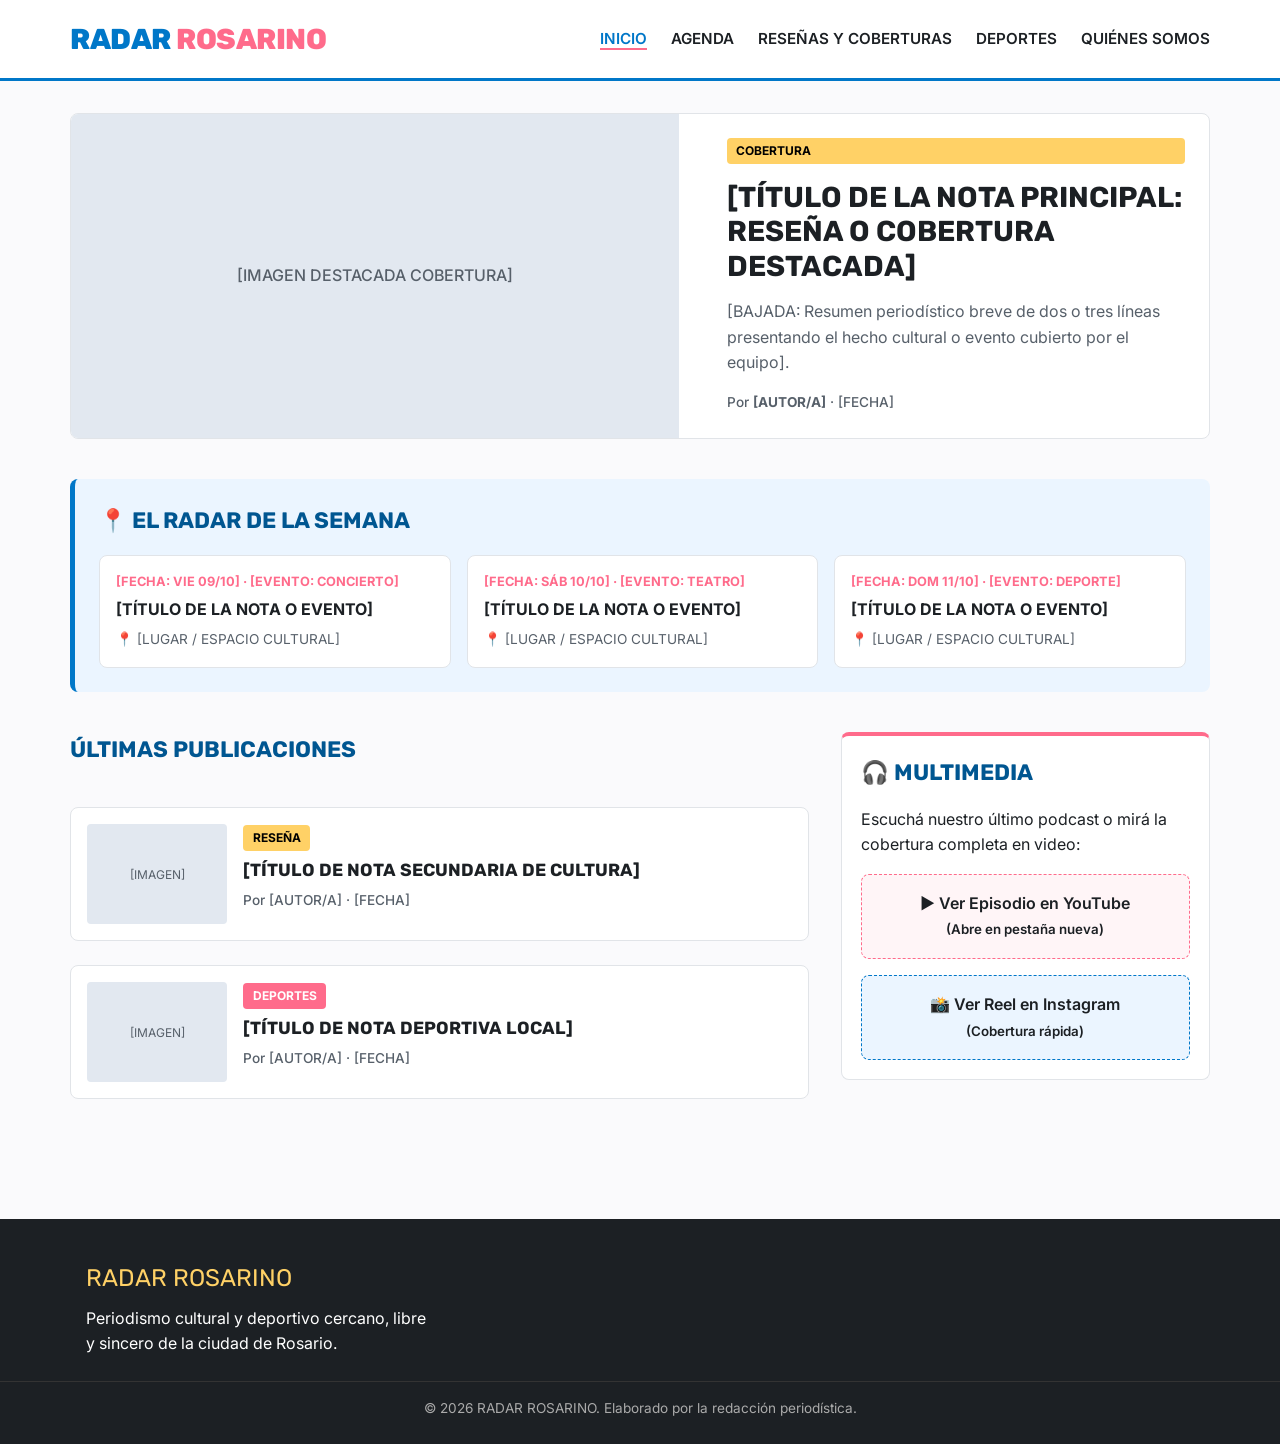
<file: Index.html>
<!DOCTYPE html>
<html lang="es">
<head>
  <meta charset="UTF-8">
  <meta name="viewport" content="width=device-width, initial-scale=1.0">
  <title>RADAR ROSARINO | Agenda Cultural y Deportiva de Rosario</title>
  <link rel="stylesheet" href="css/styles.css">
</head>
<body>

  <!-- ENCABEZADO -->
  <header class="site-header">
    <div class="container header-inner">
      <a href="index.html" class="brand-logo">RADAR <span>ROSARINO</span></a>
      <button class="nav-toggle" aria-label="Abrir menú" aria-expanded="false">MENÚ ☰</button>
      <nav class="main-nav">
        <ul>
          <li><a href="index.html" class="active">Inicio</a></li>
          <li><a href="#">Agenda</a></li>
          <li><a href="#">Reseñas y Coberturas</a></li>
          <li><a href="#">Deportes</a></li>
          <li><a href="#">Quiénes Somos</a></li>
        </ul>
      </nav>
    </div>
  </header>

  <!-- CONTENIDO PRINCIPAL -->
  <main class="container main-content">

    <!-- HISTORIA PRINCIPAL -->
    <article class="hero-article">
      <div class="hero-img-placeholder">
        [IMAGEN DESTACADA COBERTURA]
      </div>
      <div class="hero-body">
        <span class="badge">COBERTURA</span>
        <h1 class="hero-title">
          <a href="#">[TÍTULO DE LA NOTA PRINCIPAL: RESEÑA O COBERTURA DESTACADA]</a>
        </h1>
        <p class="hero-lead">
          [BAJADA: Resumen periodístico breve de dos o tres líneas presentando el hecho cultural o evento cubierto por el equipo].
        </p>
        <div class="meta-info">
          Por <strong>[AUTOR/A]</strong> · <time datetime="2026-10-07">[FECHA]</time>
        </div>
      </div>
    </article>

    <!-- MÓDULO RADAR (AGENDA) -->
    <section class="agenda-section">
      <h2 class="section-title">📍 EL RADAR DE LA SEMANA</h2>
      <div class="agenda-grid">

        <div class="agenda-card">
          <div class="agenda-meta">[FECHA: VIE 09/10] · [EVENTO: CONCIERTO]</div>
          <h3 class="agenda-title">[TÍTULO DE LA NOTA O EVENTO]</h3>
          <div class="agenda-place">📍 [LUGAR / ESPACIO CULTURAL]</div>
        </div>

        <div class="agenda-card">
          <div class="agenda-meta">[FECHA: SÁB 10/10] · [EVENTO: TEATRO]</div>
          <h3 class="agenda-title">[TÍTULO DE LA NOTA O EVENTO]</h3>
          <div class="agenda-place">📍 [LUGAR / ESPACIO CULTURAL]</div>
        </div>

        <div class="agenda-card">
          <div class="agenda-meta">[FECHA: DOM 11/10] · [EVENTO: DEPORTE]</div>
          <h3 class="agenda-title">[TÍTULO DE LA NOTA O EVENTO]</h3>
          <div class="agenda-place">📍 [LUGAR / ESPACIO CULTURAL]</div>
        </div>

      </div>
    </section>

    <!-- GRILLA SECUNDARIA -->
    <div class="secondary-grid">

      <section class="articles-list">
        <h2 class="section-title">ÚLTIMAS PUBLICACIONES</h2>

        <article class="article-card-horizontal">
          <div class="card-img-placeholder">[IMAGEN]</div>
          <div>
            <span class="badge">RESEÑA</span>
            <h3 class="card-title"><a href="#">[TÍTULO DE NOTA SECUNDARIA DE CULTURA]</a></h3>
            <div class="meta-info">Por [AUTOR/A] · [FECHA]</div>
          </div>
        </article>

        <article class="article-card-horizontal">
          <div class="card-img-placeholder">[IMAGEN]</div>
          <div>
            <span class="badge badge-deportes">DEPORTES</span>
            <h3 class="card-title"><a href="#">[TÍTULO DE NOTA DEPORTIVA LOCAL]</a></h3>
            <div class="meta-info">Por [AUTOR/A] · [FECHA]</div>
          </div>
        </article>

      </section>

      <!-- BARRA LATERAL MULTIMEDIA -->
      <aside class="sidebar">
        <div class="multimedia-box">
          <h2 class="section-title">🎧 MULTIMEDIA</h2>
          <p>Escuchá nuestro último podcast o mirá la cobertura completa en video:</p>

          <a href="https://youtube.com" target="_blank" rel="noopener noreferrer" class="media-link-card">
            ▶ Ver Episodio en YouTube <br><small>(Abre en pestaña nueva)</small>
          </a>

          <a href="https://instagram.com" target="_blank" rel="noopener noreferrer" class="media-link-card" style="border-color: var(--color-primary); background-color: #EBF5FF;">
            📸 Ver Reel en Instagram <br><small>(Cobertura rápida)</small>
          </a>
        </div>
      </aside>

    </div>

  </main>

  <!-- PIE DE PÁGINA -->
  <footer class="site-footer">
    <div class="container footer-content">
      <div class="footer-brand">
        <div class="footer-logo">RADAR ROSARINO</div>
        <p>Periodismo cultural y deportivo cercano, libre y sincero de la ciudad de Rosario.</p>
      </div>
    </div>
    <div class="footer-bottom">
      <p>&copy; 2026 RADAR ROSARINO. Elaborado por la redacción periodística.</p>
    </div>
  </footer>

</body>
</html>
</file>
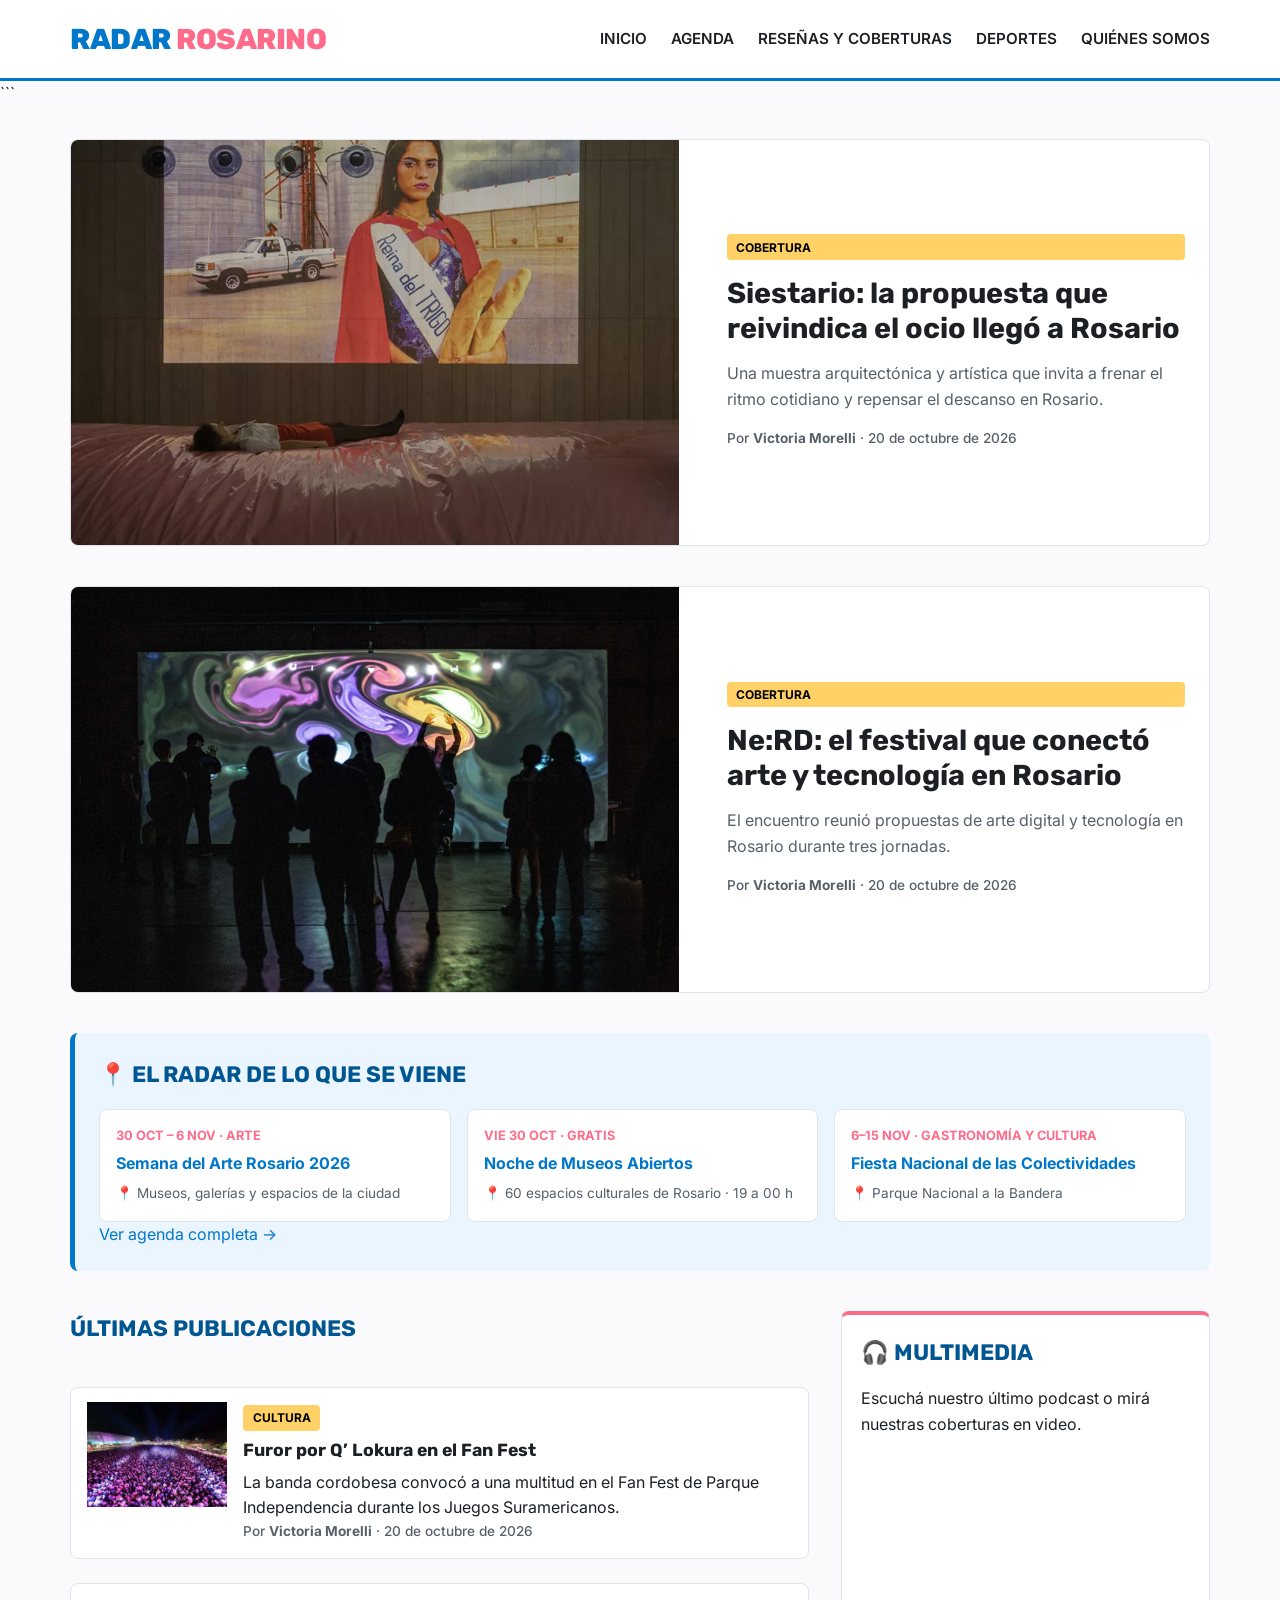
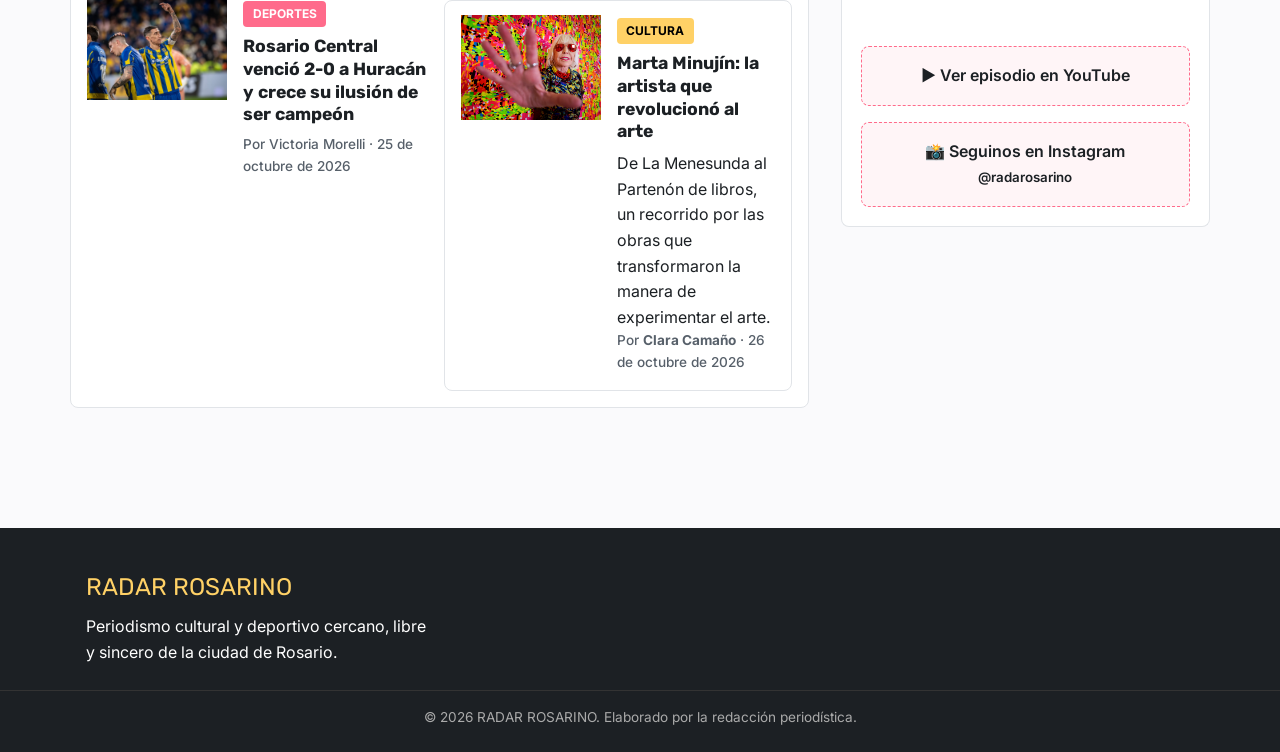
<file: index.html>
<!DOCTYPE html>
<html lang="es">
<head>
  <meta charset="UTF-8">
  <meta name="viewport" content="width=device-width, initial-scale=1.0">
  <title>RADAR ROSARINO | Agenda Cultural y Deportiva de Rosario</title>
  <link rel="stylesheet" href="css/styles.css">
</head>
<body>

  <!-- ENCABEZADO -->

<header class="site-header">
  <div class="container header-inner">
    <a href="../index.html" class="brand-logo">
      RADAR <span>ROSARINO</span>
    </a>

    <button
      class="nav-toggle"
      aria-label="Abrir menú"
      aria-expanded="false"
    >
      MENÚ ☰
    </button>

  

<nav class="main-nav">
  <ul>
    <li><a href="index.html">Inicio</a></li>
    <li><a href="secciones/agenda.html">Agenda</a></li>
    <li><a href="secciones/coberturas.html">Reseñas y Coberturas</a></li>
   <li><a href="secciones/deportes.html">Deportes</a></li>
    <li><a href="quienes-somos.html">Quiénes Somos</a></li>
  </ul>
</nav>


  </div>
</header>
```

  <!-- CONTENIDO PRINCIPAL -->
  <main class="container main-content">

    <!-- HISTORIA PRINCIPAL -->
    <article class="hero-article">
     <div class="hero-img-placeholder">
  <a href="notas/siestario.html" aria-label="Leer la nota sobre Siestario">
    <img
      src="notas/b_siestario.jpg.jpeg"
      alt="Muestra artística y arquitectónica Siestario en Rosario"
      style="display: block; width: 100%; height: 100%; object-fit: cover;"
    >
  </a>
</div>
      <div class="hero-body">
        <span class="badge">COBERTURA</span>
        <h1 class="hero-title">
        <a href="notas/siestario.html">Siestario: la propuesta que reivindica el ocio llegó a Rosario</a>
        </h1>
        <p class="hero-lead">
         Una muestra arquitectónica y artística que invita a frenar el ritmo cotidiano y repensar el descanso en Rosario.
        </p>
        <div class="meta-info">
         Por <strong>Victoria Morelli</strong> · <time datetime="2026-10-20">20 de octubre de 2026</time>
        </div>
      </div>
    </article>
    
    <!-- NOTA SOBRE Ne:RD -->
    <article class="hero-article">
      <div class="hero-img-placeholder">
        <a href="notas/nerd.html" aria-label="Leer la nota sobre Ne:RD">
          <img
            src="notas/nerd.jpg"
            alt="Festival Ne:RD de arte digital y tecnología en Rosario"
            style="display: block; width: 100%; height: 100%; object-fit: cover;"
          >
        </a>
      </div>
      <div class="hero-body">
        <span class="badge">COBERTURA</span>
        <h2 class="hero-title">
          <a href="notas/nerd.html">Ne:RD: el festival que conectó arte y tecnología en Rosario</a>
        </h2>
        <p class="hero-lead">
          El encuentro reunió propuestas de arte digital y tecnología en Rosario durante tres jornadas.
        </p>
        <div class="meta-info">
          Por <strong>Victoria Morelli</strong> · <time datetime="2026-10-20">20 de octubre de 2026</time>
        </div>
      </div>
    </article>


   
<!-- MÓDULO RADAR (AGENDA) -->
<section class="agenda-section">
  <h2 class="section-title">📍 EL RADAR DE LO QUE SE VIENE</h2>

  <div class="agenda-grid">

    <a href="secciones/agenda.html" class="agenda-card">
      <div class="agenda-meta">30 OCT – 6 NOV · ARTE</div>
      <h3 class="agenda-title">Semana del Arte Rosario 2026</h3>
      <div class="agenda-place">
        📍 Museos, galerías y espacios de la ciudad
      </div>
    </a>

    <a href="secciones/agenda.html" class="agenda-card">
      <div class="agenda-meta">VIE 30 OCT · GRATIS</div>
      <h3 class="agenda-title">Noche de Museos Abiertos</h3>
      <div class="agenda-place">
        📍 60 espacios culturales de Rosario · 19 a 00 h
      </div>
    </a>

    <a href="secciones/agenda.html" class="agenda-card">
      <div class="agenda-meta">6–15 NOV · GASTRONOMÍA Y CULTURA</div>
      <h3 class="agenda-title">
        Fiesta Nacional de las Colectividades
      </h3>
      <div class="agenda-place">
        📍 Parque Nacional a la Bandera
      </div>
    </a>

  </div>

  <div class="agenda-more">
    <a href="secciones/agenda.html" class="btn btn-primary">
      Ver agenda completa →
    </a>
  </div>
</section>


    <!-- GRILLA SECUNDARIA -->
    <div class="secondary-grid">

      <section class="articles-list">
        <h2 class="section-title">ÚLTIMAS PUBLICACIONES</h2>

       
        <article class="article-card-horizontal">
         
<div class="card-img-placeholder">
  <a href="notas/qlokura.html" aria-label="Leer la nota sobre Q’ Lokura">
    <img
      src="notas/qlokura.jpg"
      alt="Q’ Lokura en el Fan Fest de Rosario"
      style="display: block; width: 100%; height: 100%; object-fit: cover;"
    >
  </a>
</div>

          <div>
            <span class="badge">CULTURA</span>
            <h3 class="card-title">
              <a href="notas/qlokura.html">Furor por Q’ Lokura en el Fan Fest</a>
            </h3>
            <p>
              La banda cordobesa convocó a una multitud en el Fan Fest de
              Parque Independencia durante los Juegos Suramericanos.
            </p>
            <div class="meta-info">
              Por <strong>Victoria Morelli</strong> ·
              <time datetime="2026-10-20">20 de octubre de 2026</time>
            </div>
          </div>
        </article>



<article class="article-card-horizontal">
  <a href="notas/central-huracan.html" class="card-img-placeholder">
    <img src="notas/centralhuracan.png"
         alt="Rosario Central frente a Huracán"
         style="width: 100%; height: 100%; object-fit: cover; display: block;">
  </a>

  <div>
    <span class="badge badge-deportes">DEPORTES</span>

    <h3 class="card-title">
      <a href="notas/central-huracan.html">
        Rosario Central venció 2-0 a Huracán y crece su ilusión de ser campeón
      </a>
    </h3>

    <div class="meta-info">Por Victoria Morelli · 25 de octubre de 2026</div>
  </div>

<article class="article-card-horizontal">

  <div class="card-img-placeholder">
    <a href="notas/marta-minujin.html" aria-label="Leer la nota sobre Marta Minujín">
      <img
        src="notas/marta-minujin.jpg"
        alt="Marta Minujín frente a una instalación artística colorida"
        style="display: block; width: 100%; height: 100%; object-fit: cover;"
      >
    </a>
  </div>

  <div>
    <span class="badge">CULTURA</span>

    <h3 class="card-title">
      <a href="notas/marta-minujin.html">
        Marta Minujín: la artista que revolucionó al arte
      </a>
    </h3>

    <p>
      De La Menesunda al Partenón de libros, un recorrido por las obras
      que transformaron la manera de experimentar el arte.
    </p>

    <div class="meta-info">
      Por <strong>Clara Camaño</strong> ·
      <time datetime="2026-10-26">26 de octubre de 2026</time>
    </div>
  </div>

</article>

      </section>

<!-- BARRA LATERAL MULTIMEDIA -->
<aside class="sidebar">
  <div class="multimedia-box">
    <h2 class="section-title">🎧 MULTIMEDIA</h2>

    <p>
      Escuchá nuestro último podcast o mirá nuestras coberturas en video.
    </p>

    <div class="media-video">
      <iframe
        src="https://www.youtube.com/embed/hP609NG-r20"
        title="Episodio 11 de Radar Rosarino"
        style="width: 100%; aspect-ratio: 16 / 9; border: 0; border-radius: 8px;"
        allow="accelerometer; autoplay; clipboard-write; encrypted-media; gyroscope; picture-in-picture; web-share"
        referrerpolicy="strict-origin-when-cross-origin"
        allowfullscreen>
      </iframe>
    </div>

    <a
      href="https://youtu.be/hP609NG-r20"
      target="_blank"
      rel="noopener noreferrer"
      class="media-link-card">
      ▶ Ver episodio en YouTube
    </a>

    <a
      href="https://www.instagram.com/radarosarino/"
      target="_blank"
      rel="noopener noreferrer"
      class="media-link-card">
      📸 Seguinos en Instagram
      <br>
      <small>@radarosarino</small>
    </a>
  </div>
</aside>


   </div>

  </main>

  <!-- PIE DE PÁGINA -->
  <footer class="site-footer">
    <div class="container footer-content">
      <div class="footer-brand">
        <div class="footer-logo">RADAR ROSARINO</div>
        <p>Periodismo cultural y deportivo cercano, libre y sincero de la ciudad de Rosario.</p>
      </div>
    </div>
    <div class="footer-bottom">
      <p>&copy; 2026 RADAR ROSARINO. Elaborado por la redacción periodística.</p>
    </div>
  </footer>

</body>
</html>
</file>
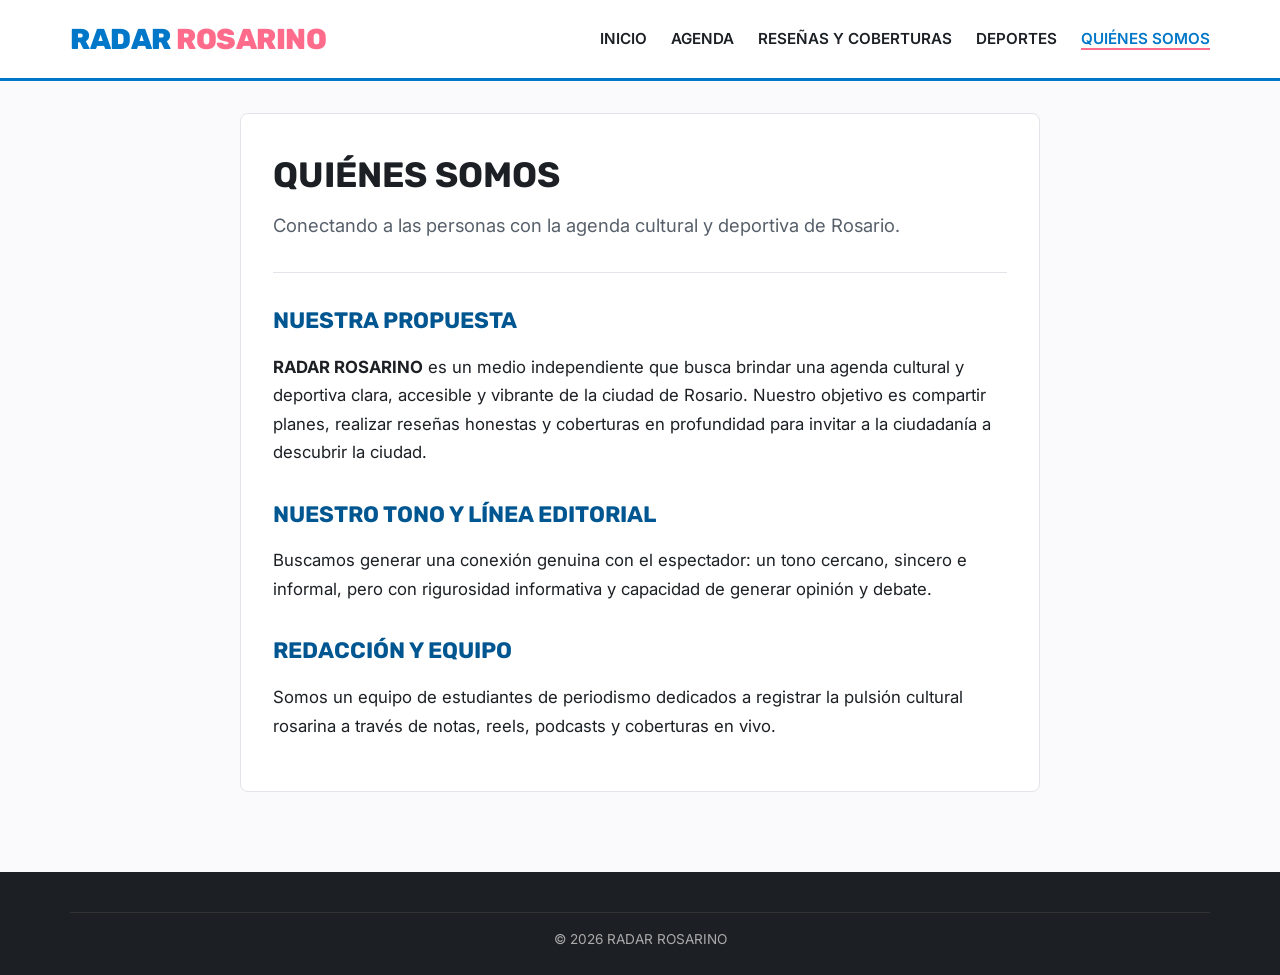
<file: quienes-somos.html>
<!DOCTYPE html>
<html lang="es">
<head>
  <meta charset="UTF-8">
  <meta name="viewport" content="width=device-width, initial-scale=1.0">
  <title>Quiénes Somos | RADAR ROSARINO</title>
  <link rel="stylesheet" href="css/styles.css">
</head>
<body>

  <header class="site-header">
    <div class="container header-inner">
      <a href="index.html" class="brand-logo">RADAR <span>ROSARINO</span></a>
      <button class="nav-toggle" aria-label="Abrir menú" aria-expanded="false">MENÚ ☰</button>
      <nav class="main-nav">
        <ul>
          <li><a href="index.html">Inicio</a></li>
          <li><a href="secciones/agenda.html">Agenda</a></li>
          <li><a href="secciones/coberturas.html">Reseñas y Coberturas</a></li>
          <li><a href="secciones/deportes.html">Deportes</a></li>
          <li><a href="quienes-somos.html" class="active">Quiénes Somos</a></li>
        </ul>
      </nav>
    </div>
  </header>

  <main class="container main-content">
    <article class="article-single">
      <header class="article-header">
        <h1 class="article-single-title">QUIÉNES SOMOS</h1>
        <p class="article-single-lead">Conectando a las personas con la agenda cultural y deportiva de Rosario.</p>
      </header>

      <div class="article-body">
        <h2>NUESTRA PROPUESTA</h2>
        <p><strong>RADAR ROSARINO</strong> es un medio independiente que busca brindar una agenda cultural y deportiva clara, accesible y vibrante de la ciudad de Rosario. Nuestro objetivo es compartir planes, realizar reseñas honestas y coberturas en profundidad para invitar a la ciudadanía a descubrir la ciudad.</p>

        <h2>NUESTRO TONO Y LÍNEA EDITORIAL</h2>
        <p>Buscamos generar una conexión genuina con el espectador: un tono cercano, sincero e informal, pero con rigurosidad informativa y capacidad de generar opinión y debate.</p>

        <h2>REDACCIÓN Y EQUIPO</h2>
        <p>Somos un equipo de estudiantes de periodismo dedicados a registrar la pulsión cultural rosarina a través de notas, reels, podcasts y coberturas en vivo.</p>
      </div>
    </article>
  </main>

  <footer class="site-footer">
    <div class="container footer-bottom">
      <p>&copy; 2026 RADAR ROSARINO</p>
    </div>
  </footer>

  <script src="js/main.js"></script>
</body>
</html>
</file>
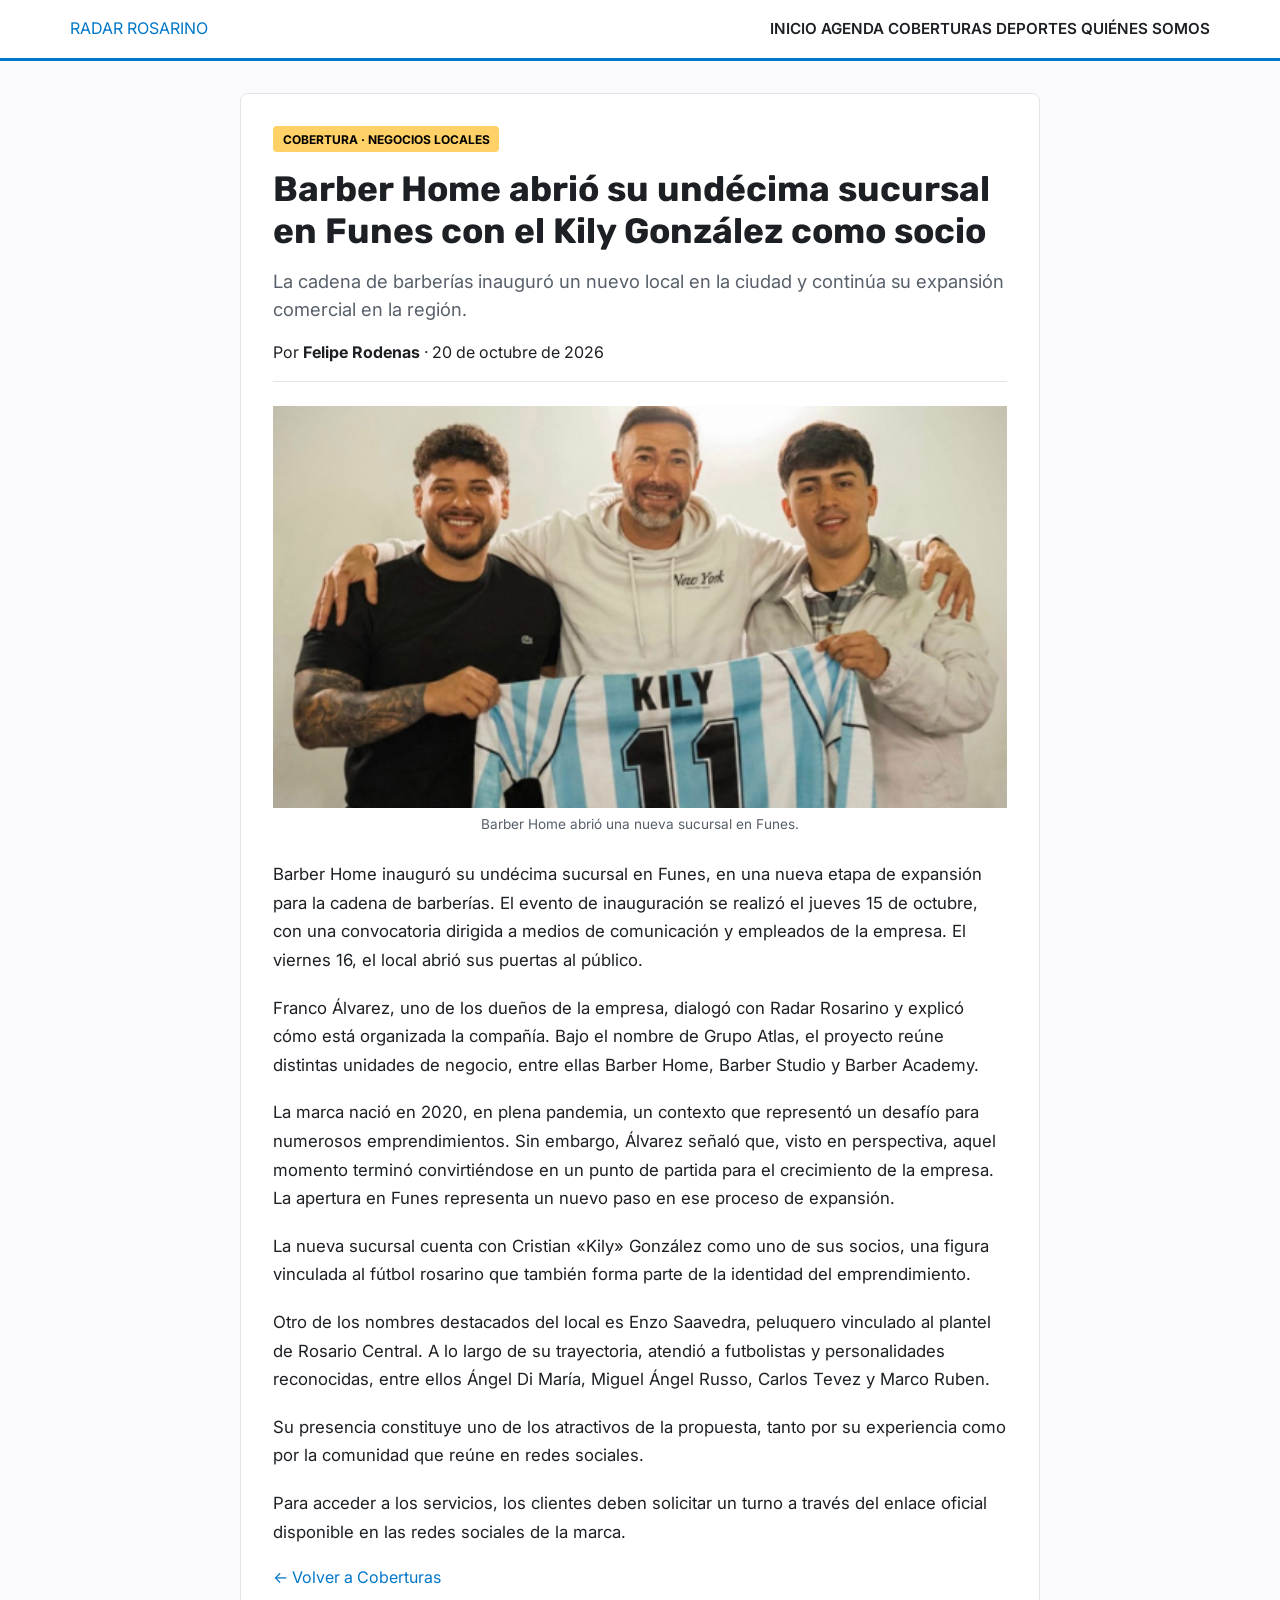
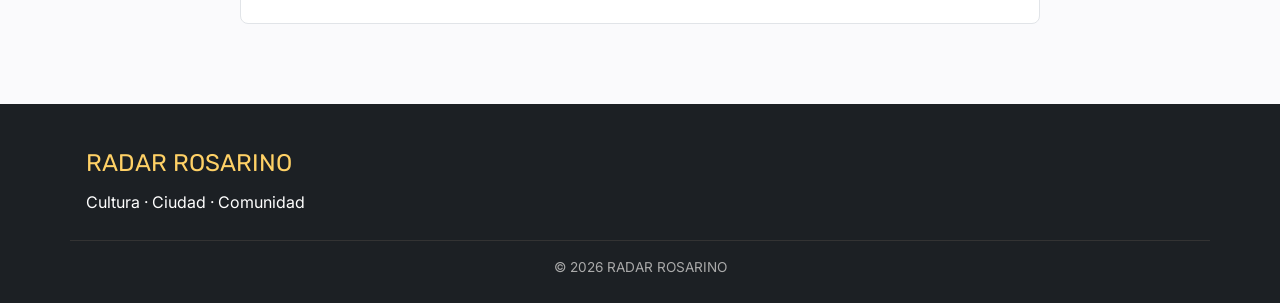
<file: notas/barber-home.html>
<!DOCTYPE html>
<html lang="es">
<head>
  <meta charset="UTF-8">
  <meta name="viewport" content="width=device-width, initial-scale=1.0">
  <meta name="description" content="Barber Home inauguró su undécima sucursal en Funes con Cristian Kily González como socio.">
  <meta name="theme-color" content="#FAFAFC">

  <title>Barber Home abrió su undécima sucursal en Funes | Radar Rosarino</title>

  <link rel="stylesheet" href="../css/styles.css">
</head>

<body>

  <header class="site-header">
    <div class="container header-inner">
      <a href="../index.html" class="logo">
        <span class="logo-text">RADAR ROSARINO</span>
      </a>

      <nav class="main-nav">
        <a href="../index.html">Inicio</a>
        <a href="../secciones/agenda.html">Agenda</a>
        <a href="../secciones/coberturas.html">Coberturas</a>
        <a href="../secciones/deportes.html">Deportes</a>
        <a href="../quienes-somos.html">Quiénes somos</a>
      </nav>
    </div>
  </header>

  <main class="container main-content">

    <article class="article-single">

      <div class="article-header">
        <span class="badge">COBERTURA · NEGOCIOS LOCALES</span>

        <h1 class="article-single-title">
          Barber Home abrió su undécima sucursal en Funes con el Kily González como socio
        </h1>

        <p class="article-single-lead">
          La cadena de barberías inauguró un nuevo local en la ciudad y
          continúa su expansión comercial en la región.
        </p>

        <p class="article-meta">
          Por <strong>Felipe Rodenas</strong> ·
          <time datetime="2026-10-20">20 de octubre de 2026</time>
        </p>
      </div>

      <figure class="article-img-box">
        <img
          src="barber-home.jpg"
          alt="Nueva sucursal de Barber Home en Funes"
          style="width: 100%; height: auto; max-height: 470px; object-fit: cover;"
        >
        <figcaption class="article-img-caption">
          Barber Home abrió una nueva sucursal en Funes.
        </figcaption>
      </figure>

      <div class="article-body">

        <p>
          Barber Home inauguró su undécima sucursal en Funes, en una nueva
          etapa de expansión para la cadena de barberías. El evento de
          inauguración se realizó el jueves 15 de octubre, con una convocatoria
          dirigida a medios de comunicación y empleados de la empresa.
          El viernes 16, el local abrió sus puertas al público.
        </p>

        <p>
          Franco Álvarez, uno de los dueños de la empresa, dialogó con
          Radar Rosarino y explicó cómo está organizada la compañía. Bajo
          el nombre de Grupo Atlas, el proyecto reúne distintas unidades
          de negocio, entre ellas Barber Home, Barber Studio y Barber Academy.
        </p>

        <p>
          La marca nació en 2020, en plena pandemia, un contexto que
          representó un desafío para numerosos emprendimientos. Sin embargo,
          Álvarez señaló que, visto en perspectiva, aquel momento terminó
          convirtiéndose en un punto de partida para el crecimiento de la
          empresa. La apertura en Funes representa un nuevo paso en ese
          proceso de expansión.
        </p>

        <p>
          La nueva sucursal cuenta con Cristian «Kily» González como uno
          de sus socios, una figura vinculada al fútbol rosarino que también
          forma parte de la identidad del emprendimiento.
        </p>

        <p>
          Otro de los nombres destacados del local es Enzo Saavedra,
          peluquero vinculado al plantel de Rosario Central. A lo largo de
          su trayectoria, atendió a futbolistas y personalidades reconocidas,
          entre ellos Ángel Di María, Miguel Ángel Russo, Carlos Tevez y
          Marco Ruben.
        </p>

        <p>
          Su presencia constituye uno de los atractivos de la propuesta,
          tanto por su experiencia como por la comunidad que reúne en redes
          sociales.
        </p>

        <p>
          Para acceder a los servicios, los clientes deben solicitar un
          turno a través del enlace oficial disponible en las redes sociales
          de la marca.
        </p>

      </div>

      <a class="back-link" href="../secciones/coberturas.html">
        ← Volver a Coberturas
      </a>

    </article>

  </main>

  <footer class="site-footer">
    <div class="container footer-content">
      <div class="footer-brand">
        <p class="footer-logo">RADAR ROSARINO</p>
        <p>Cultura · Ciudad · Comunidad</p>
      </div>
    </div>

    <div class="container footer-bottom">
      <p>© 2026 RADAR ROSARINO</p>
    </div>
  </footer>

</body>
</html>
</file>
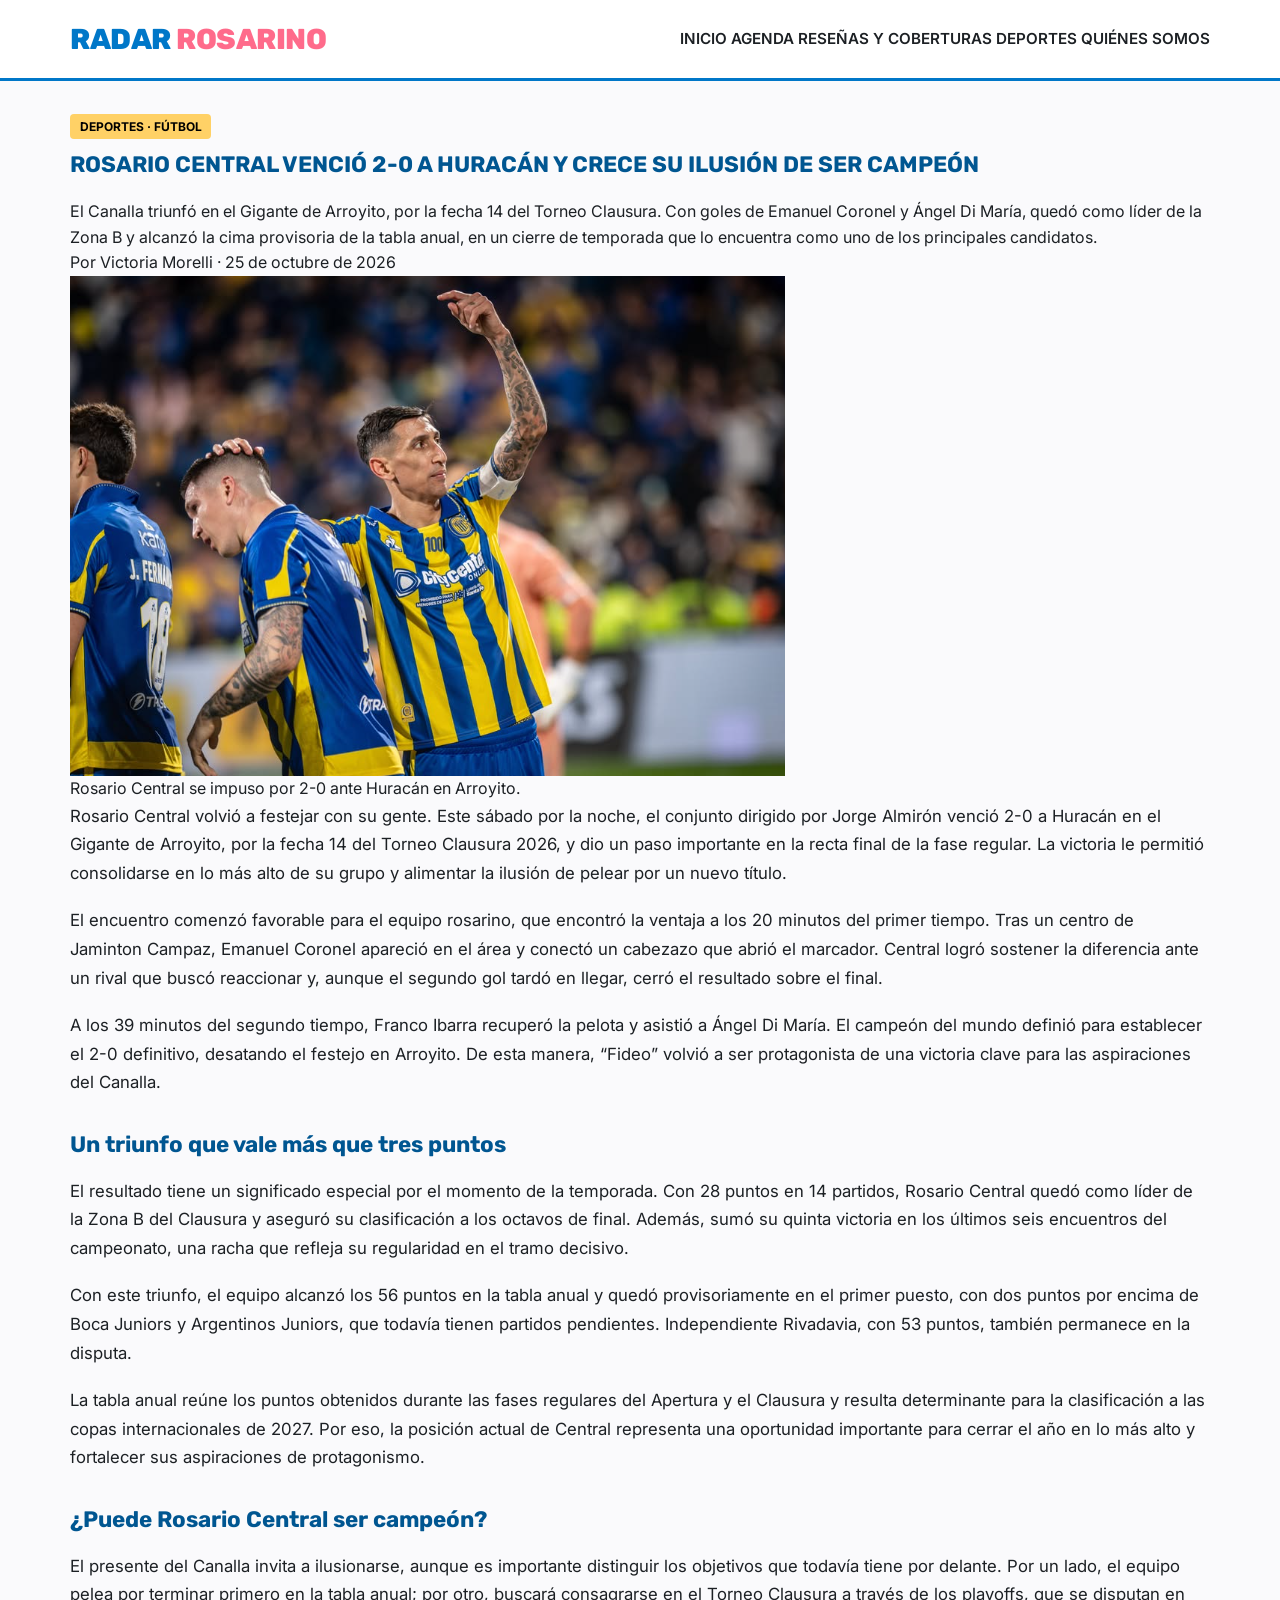
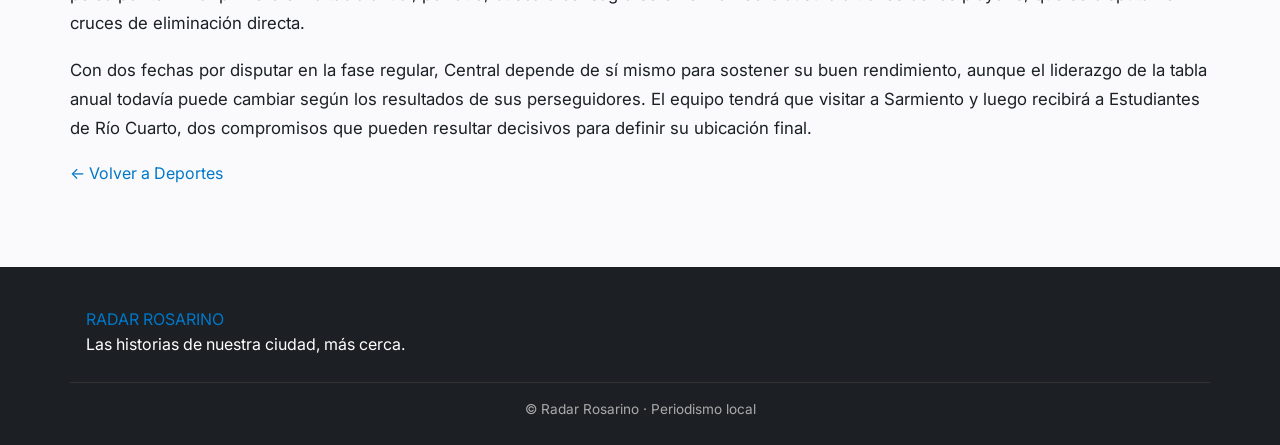
<file: notas/central-huracan.html>
<!DOCTYPE html>
<html lang="es">
<head>
  <meta charset="UTF-8">
  <meta name="viewport" content="width=device-width, initial-scale=1.0">

  <title>Rosario Central venció 2-0 a Huracán y crece su ilusión de ser campeón | Radar Rosarino</title>
  <meta name="description" content="Rosario Central venció a Huracán por la fecha 14 del Torneo Clausura y alimenta su ilusión de pelear por el título.">
  <meta name="theme-color" content="#FAFAFC">

  <link rel="stylesheet" href="../css/styles.css">
</head>

<body>

  <header class="site-header">
    <div class="container header-inner">
      <a href="../index.html" class="brand-logo">
        RADAR <span>ROSARINO</span>
      </a>

      <nav class="main-nav" aria-label="Navegación principal">
        <a href="../index.html">Inicio</a>
        <a href="../secciones/agenda.html">Agenda</a>
        <a href="../secciones/coberturas.html">Reseñas y Coberturas</a>
        <a href="../secciones/deportes.html" aria-current="page">Deportes</a>
        <a href="../quienes-somos.html">Quiénes somos</a>
      </nav>
    </div>
  </header>

  <main class="container main-content">

    <article class="article-full">

      <section class="section-heading">
        <span class="badge">DEPORTES · FÚTBOL</span>

        <h1 class="section-title">
          Rosario Central venció 2-0 a Huracán y crece su ilusión de ser campeón
        </h1>

        <p class="section-description">
          El Canalla triunfó en el Gigante de Arroyito, por la fecha 14
          del Torneo Clausura. Con goles de Emanuel Coronel y Ángel Di María,
          quedó como líder de la Zona B y alcanzó la cima provisoria de la
          tabla anual, en un cierre de temporada que lo encuentra como uno
          de los principales candidatos.
        </p>

        <p>Por Victoria Morelli · 25 de octubre de 2026</p>
      </section>
      
<figure class="article-hero-image">
  <img
    src="centralhuracan.png"
    alt="Rosario Central frente a Huracán en el Gigante de Arroyito"
    loading="eager"
  >
  <figcaption>
    Rosario Central se impuso por 2-0 ante Huracán en Arroyito.
  </figcaption>
</figure>

      <div class="article-body">

        <p>
          Rosario Central volvió a festejar con su gente. Este sábado por
          la noche, el conjunto dirigido por Jorge Almirón venció 2-0 a
          Huracán en el Gigante de Arroyito, por la fecha 14 del Torneo
          Clausura 2026, y dio un paso importante en la recta final de la
          fase regular. La victoria le permitió consolidarse en lo más alto
          de su grupo y alimentar la ilusión de pelear por un nuevo título.
        </p>

        <p>
          El encuentro comenzó favorable para el equipo rosarino, que
          encontró la ventaja a los 20 minutos del primer tiempo. Tras un
          centro de Jaminton Campaz, Emanuel Coronel apareció en el área
          y conectó un cabezazo que abrió el marcador. Central logró
          sostener la diferencia ante un rival que buscó reaccionar y,
          aunque el segundo gol tardó en llegar, cerró el resultado sobre
          el final.
        </p>

        <p>
          A los 39 minutos del segundo tiempo, Franco Ibarra recuperó
          la pelota y asistió a Ángel Di María. El campeón del mundo
          definió para establecer el 2-0 definitivo, desatando el festejo
          en Arroyito. De esta manera, “Fideo” volvió a ser protagonista
          de una victoria clave para las aspiraciones del Canalla.
        </p>

        <h2>Un triunfo que vale más que tres puntos</h2>

        <p>
          El resultado tiene un significado especial por el momento de
          la temporada. Con 28 puntos en 14 partidos, Rosario Central
          quedó como líder de la Zona B del Clausura y aseguró su
          clasificación a los octavos de final. Además, sumó su quinta
          victoria en los últimos seis encuentros del campeonato, una
          racha que refleja su regularidad en el tramo decisivo.
        </p>

        <p>
          Con este triunfo, el equipo alcanzó los 56 puntos en la tabla
          anual y quedó provisoriamente en el primer puesto, con dos
          puntos por encima de Boca Juniors y Argentinos Juniors, que
          todavía tienen partidos pendientes. Independiente Rivadavia,
          con 53 puntos, también permanece en la disputa.
        </p>

        <p>
          La tabla anual reúne los puntos obtenidos durante las fases
          regulares del Apertura y el Clausura y resulta determinante
          para la clasificación a las copas internacionales de 2027.
          Por eso, la posición actual de Central representa una oportunidad
          importante para cerrar el año en lo más alto y fortalecer sus
          aspiraciones de protagonismo.
        </p>

        <h2>¿Puede Rosario Central ser campeón?</h2>

        <p>
          El presente del Canalla invita a ilusionarse, aunque es importante
          distinguir los objetivos que todavía tiene por delante. Por un
          lado, el equipo pelea por terminar primero en la tabla anual;
          por otro, buscará consagrarse en el Torneo Clausura a través de
          los playoffs, que se disputan en cruces de eliminación directa.
        </p>

        <p>
          Con dos fechas por disputar en la fase regular, Central depende
          de sí mismo para sostener su buen rendimiento, aunque el liderazgo
          de la tabla anual todavía puede cambiar según los resultados de
          sus perseguidores. El equipo tendrá que visitar a Sarmiento y
          luego recibirá a Estudiantes de Río Cuarto, dos compromisos que
          pueden resultar decisivos para definir su ubicación final.
        </p>

      </div>

      <p>
        <a class="read-more" href="../secciones/deportes.html">
          ← Volver a Deportes
        </a>
      </p>

    </article>

  </main>

  <footer class="site-footer">
    <div class="container footer-content">
      <div class="footer-brand">
        <a href="../index.html" class="logo">
          <span class="logo-text">RADAR ROSARINO</span>
        </a>
        <p>Las historias de nuestra ciudad, más cerca.</p>
      </div>
    </div>

    <div class="container footer-bottom">
      <p>© Radar Rosarino · Periodismo local</p>
    </div>
  </footer>

  <script src="../js/main.js"></script>

</body>
</html>
</file>
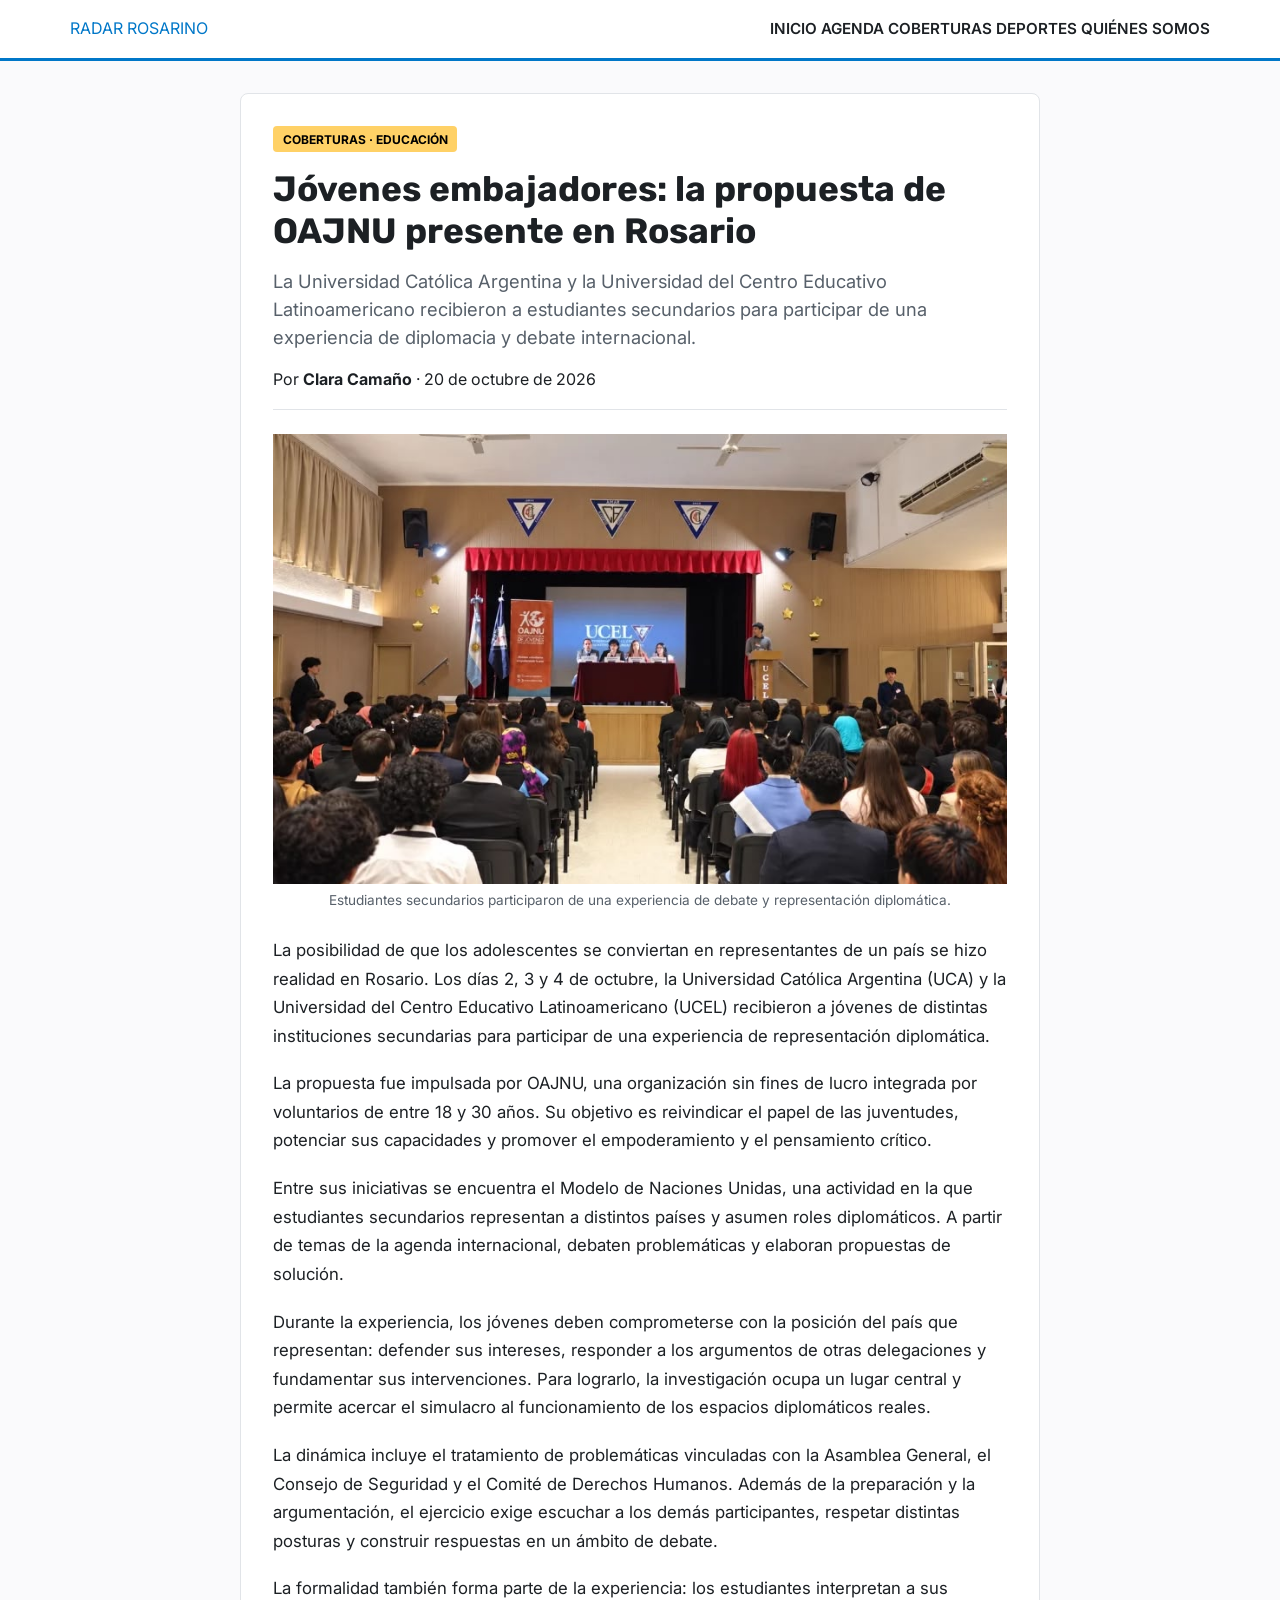
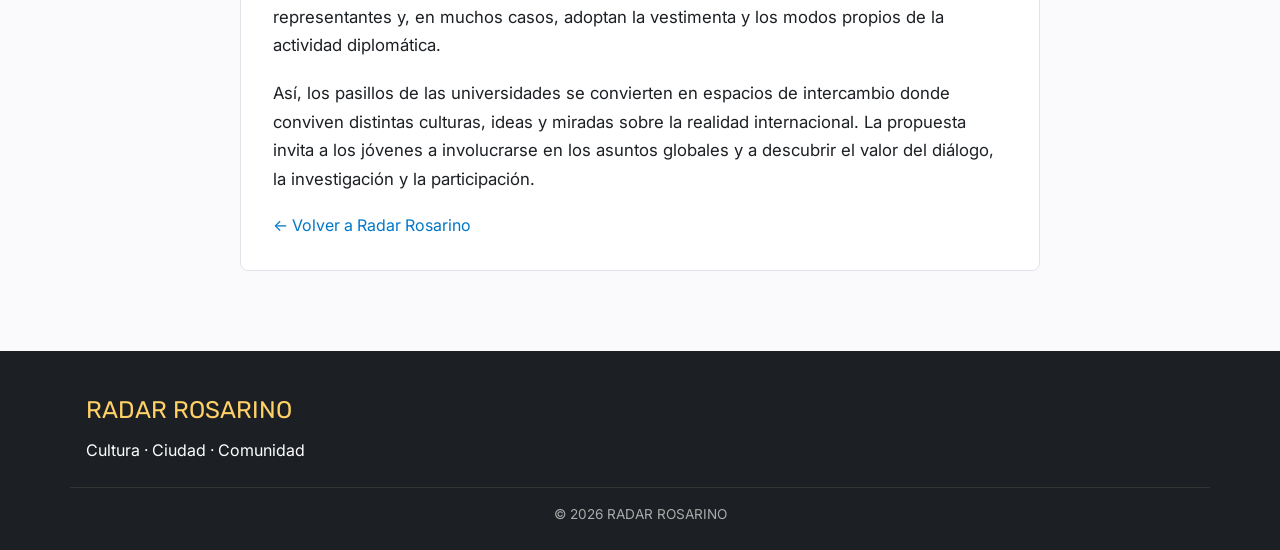
<file: notas/jovenes-embajadores.html>
<!DOCTYPE html>
<html lang="es">
<head>
  <meta charset="UTF-8">
  <meta name="viewport" content="width=device-width, initial-scale=1.0">
  <meta name="description" content="OAJNU llevó su propuesta de Modelo de Naciones Unidas a Rosario, con la participación de jóvenes de escuelas secundarias.">
  <meta name="theme-color" content="#FAFAFC">

  <title>Jóvenes embajadores: la propuesta de OAJNU en Rosario | Radar Rosarino</title>

  <link rel="stylesheet" href="../css/styles.css">
</head>

<body>

  <header class="site-header">
    <div class="container header-inner">
      <a href="../index.html" class="logo">
        <span class="logo-text">RADAR ROSARINO</span>
      </a>

      <nav class="main-nav">
        <a href="../index.html">Inicio</a>
        <a href="../secciones/agenda.html">Agenda</a>
        <a href="../secciones/coberturas.html">Coberturas</a>
        <a href="../secciones/deportes.html">Deportes</a>
        <a href="../quienes-somos.html">Quiénes somos</a>
      </nav>
    </div>
  </header>

  <main class="container main-content">

    <article class="article-single">

      <div class="article-header">
        <span class="badge">COBERTURAS · EDUCACIÓN</span>

        <h1 class="article-single-title">
          Jóvenes embajadores: la propuesta de OAJNU presente en Rosario
        </h1>

        <p class="article-single-lead">
          La Universidad Católica Argentina y la Universidad del Centro Educativo
          Latinoamericano recibieron a estudiantes secundarios para participar
          de una experiencia de diplomacia y debate internacional.
        </p>

        <p class="article-meta">
          Por <strong>Clara Camaño</strong> ·
          <time datetime="2026-10-20">20 de octubre de 2026</time>
        </p>
      </div>

      <figure class="article-img-box">
        <img
          src="oajnu.jpg"
          alt="Jóvenes participando del Modelo de Naciones Unidas de OAJNU en Rosario"
          style="width: 100%; height: auto; max-height: 450px; object-fit: cover;"
        >
        <figcaption class="article-img-caption">
          Estudiantes secundarios participaron de una experiencia de debate y representación diplomática.
        </figcaption>
      </figure>

      <div class="article-body">

        <p>
          La posibilidad de que los adolescentes se conviertan en representantes
          de un país se hizo realidad en Rosario. Los días 2, 3 y 4 de octubre,
          la Universidad Católica Argentina (UCA) y la Universidad del Centro
          Educativo Latinoamericano (UCEL) recibieron a jóvenes de distintas
          instituciones secundarias para participar de una experiencia de
          representación diplomática.
        </p>

        <p>
          La propuesta fue impulsada por OAJNU, una organización sin fines de
          lucro integrada por voluntarios de entre 18 y 30 años. Su objetivo es
          reivindicar el papel de las juventudes, potenciar sus capacidades y
          promover el empoderamiento y el pensamiento crítico.
        </p>

        <p>
          Entre sus iniciativas se encuentra el Modelo de Naciones Unidas,
          una actividad en la que estudiantes secundarios representan a
          distintos países y asumen roles diplomáticos. A partir de temas
          de la agenda internacional, debaten problemáticas y elaboran
          propuestas de solución.
        </p>

        <p>
          Durante la experiencia, los jóvenes deben comprometerse con la
          posición del país que representan: defender sus intereses,
          responder a los argumentos de otras delegaciones y fundamentar
          sus intervenciones. Para lograrlo, la investigación ocupa un
          lugar central y permite acercar el simulacro al funcionamiento
          de los espacios diplomáticos reales.
        </p>

        <p>
          La dinámica incluye el tratamiento de problemáticas vinculadas
          con la Asamblea General, el Consejo de Seguridad y el Comité de
          Derechos Humanos. Además de la preparación y la argumentación,
          el ejercicio exige escuchar a los demás participantes, respetar
          distintas posturas y construir respuestas en un ámbito de debate.
        </p>

        <p>
          La formalidad también forma parte de la experiencia: los estudiantes
          interpretan a sus representantes y, en muchos casos, adoptan la
          vestimenta y los modos propios de la actividad diplomática.
        </p>

        <p>
          Así, los pasillos de las universidades se convierten en espacios
          de intercambio donde conviven distintas culturas, ideas y miradas
          sobre la realidad internacional. La propuesta invita a los jóvenes
          a involucrarse en los asuntos globales y a descubrir el valor del
          diálogo, la investigación y la participación.
        </p>

      </div>

      <a class="back-link" href="../index.html">
        ← Volver a Radar Rosarino
      </a>

    </article>

  </main>

  <footer class="site-footer">
    <div class="container footer-content">
      <div class="footer-brand">
        <p class="footer-logo">RADAR ROSARINO</p>
        <p>Cultura · Ciudad · Comunidad</p>
      </div>
    </div>

    <div class="container footer-bottom">
      <p>© 2026 RADAR ROSARINO</p>
    </div>
  </footer>

</body>
</html>
</file>
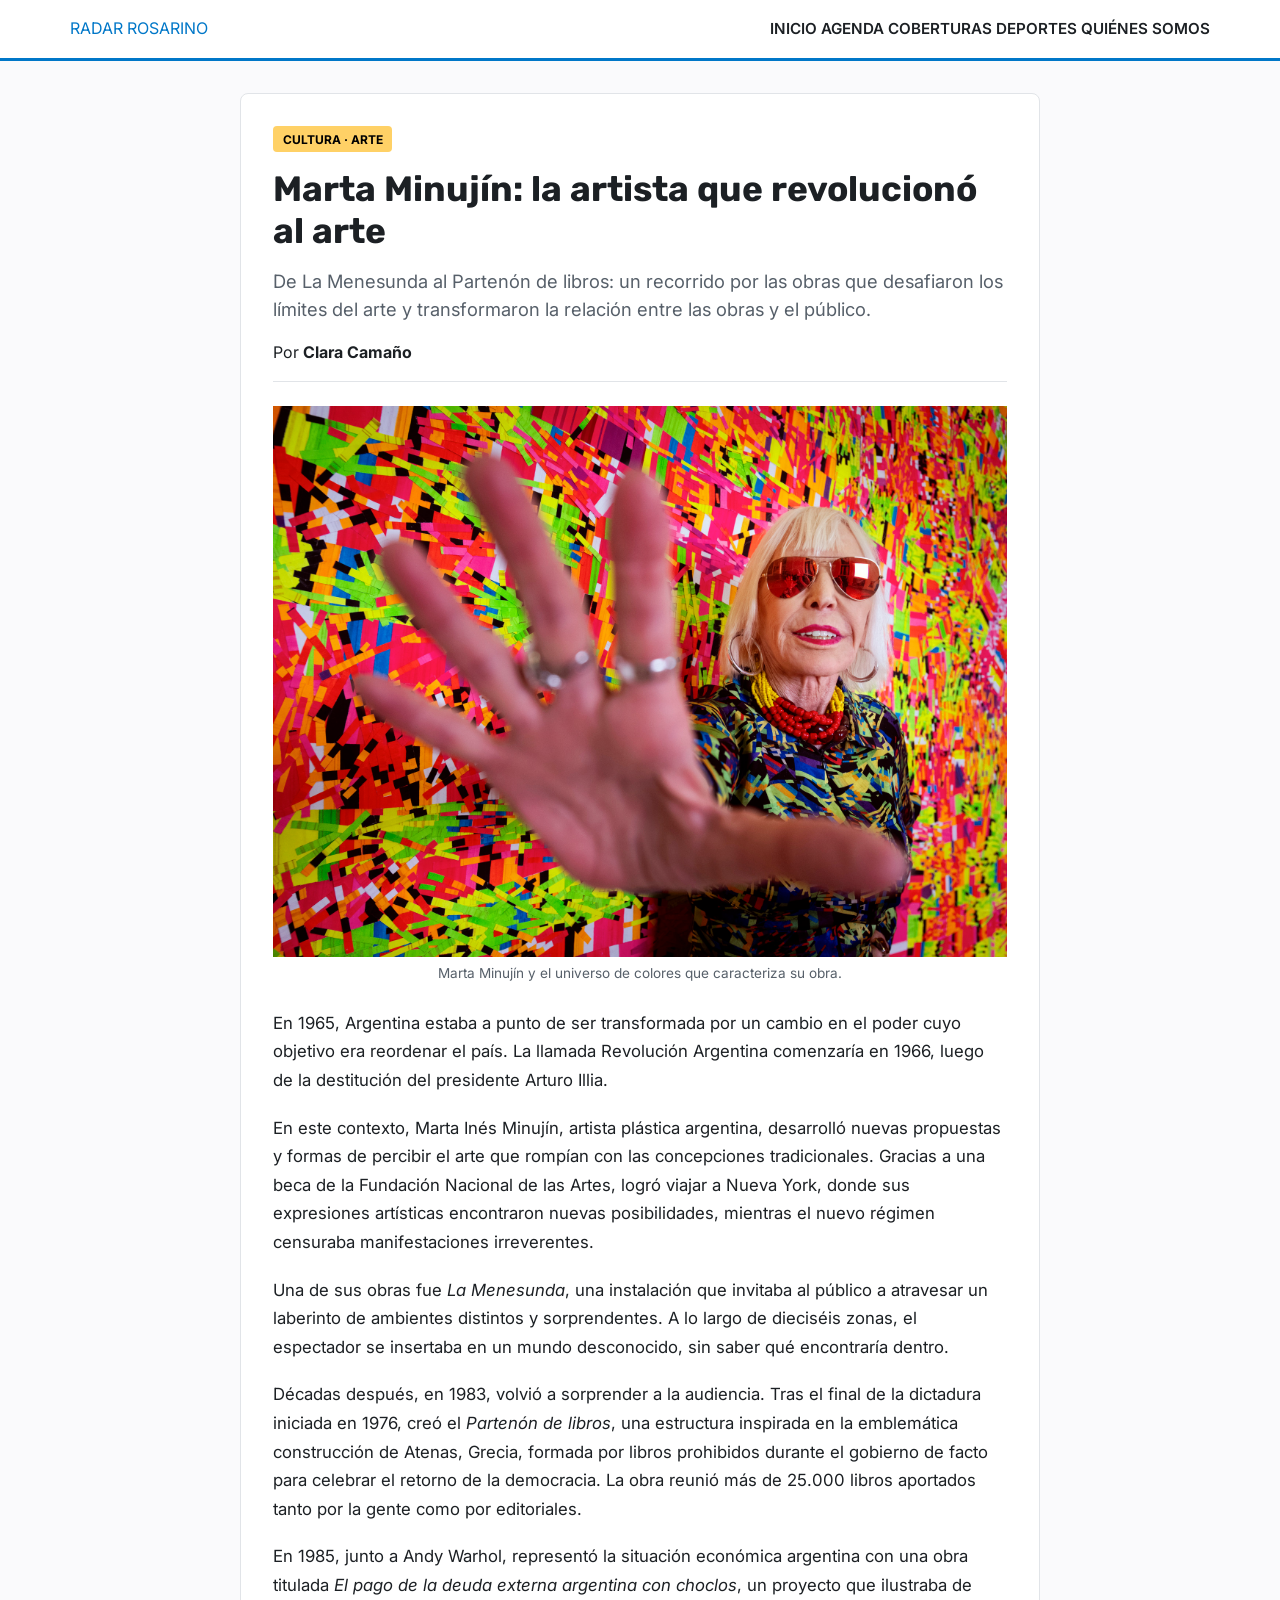
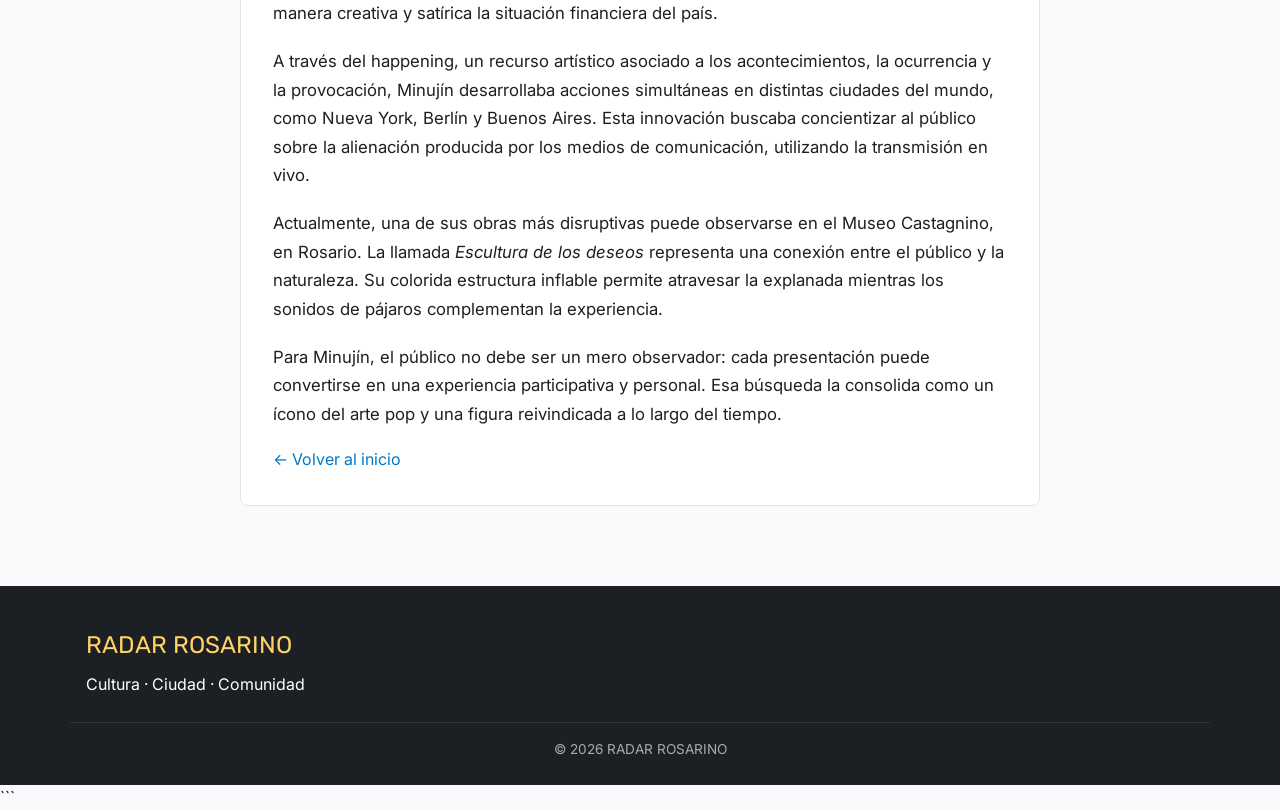
<file: notas/marta-minujin.html>
<!DOCTYPE html>
<html lang="es">
<head>
  <meta charset="UTF-8">
  <meta name="viewport" content="width=device-width, initial-scale=1.0">
  <meta name="description" content="Marta Minujín, la artista argentina que revolucionó el arte con obras participativas e innovadoras.">
  <meta name="theme-color" content="#FAFAFC">

  <title>Marta Minujín: la artista que revolucionó al arte | Radar Rosarino</title>

  <link rel="stylesheet" href="../css/styles.css">
</head>

<body>

  <header class="site-header">
    <div class="container header-inner">
      <a href="../index.html" class="logo">
        <span class="logo-text">RADAR ROSARINO</span>
      </a>

      <nav class="main-nav">
        <a href="../index.html">Inicio</a>
        <a href="../secciones/agenda.html">Agenda</a>
        <a href="../secciones/coberturas.html">Coberturas</a>
        <a href="../secciones/deportes.html">Deportes</a>
        <a href="../quienes-somos.html">Quiénes somos</a>
      </nav>
    </div>
  </header>

  <main class="container main-content">
    <article class="article-single">

      <div class="article-header">
        <span class="badge">CULTURA · ARTE</span>

        <h1 class="article-single-title">
          Marta Minujín: la artista que revolucionó al arte
        </h1>

        <p class="article-single-lead">
          De La Menesunda al Partenón de libros: un recorrido por las obras
          que desafiaron los límites del arte y transformaron la relación
          entre las obras y el público.
        </p>

        <p class="article-meta">
          Por <strong>Clara Camaño</strong>
        </p>
      </div>

      <figure class="article-img-box">
        <img
          src="marta-minujin.jpg"
          alt="Marta Minujín frente a una instalación artística colorida"
          style="width: 100%; height: auto; max-height: 600px; object-fit: cover;"
        >
        <figcaption class="article-img-caption">
          Marta Minujín y el universo de colores que caracteriza su obra.
        </figcaption>
      </figure>

      <div class="article-body">

        <p>
          En 1965, Argentina estaba a punto de ser transformada por un cambio
          en el poder cuyo objetivo era reordenar el país. La llamada
          Revolución Argentina comenzaría en 1966, luego de la destitución
          del presidente Arturo Illia.
        </p>

        <p>
          En este contexto, Marta Inés Minujín, artista plástica argentina,
          desarrolló nuevas propuestas y formas de percibir el arte que
          rompían con las concepciones tradicionales. Gracias a una beca de
          la Fundación Nacional de las Artes, logró viajar a Nueva York,
          donde sus expresiones artísticas encontraron nuevas posibilidades,
          mientras el nuevo régimen censuraba manifestaciones irreverentes.
        </p>

        <p>
          Una de sus obras fue <em>La Menesunda</em>, una instalación que
          invitaba al público a atravesar un laberinto de ambientes distintos
          y sorprendentes. A lo largo de dieciséis zonas, el espectador se
          insertaba en un mundo desconocido, sin saber qué encontraría dentro.
        </p>

        <p>
          Décadas después, en 1983, volvió a sorprender a la audiencia.
          Tras el final de la dictadura iniciada en 1976, creó el
          <em>Partenón de libros</em>, una estructura inspirada en la
          emblemática construcción de Atenas, Grecia, formada por libros
          prohibidos durante el gobierno de facto para celebrar el retorno
          de la democracia. La obra reunió más de 25.000 libros aportados
          tanto por la gente como por editoriales.
        </p>

        <p>
          En 1985, junto a Andy Warhol, representó la situación económica
          argentina con una obra titulada
          <em>El pago de la deuda externa argentina con choclos</em>,
          un proyecto que ilustraba de manera creativa y satírica la
          situación financiera del país.
        </p>

        <p>
          A través del happening, un recurso artístico asociado a los
          acontecimientos, la ocurrencia y la provocación, Minujín
          desarrollaba acciones simultáneas en distintas ciudades del mundo,
          como Nueva York, Berlín y Buenos Aires. Esta innovación buscaba
          concientizar al público sobre la alienación producida por los
          medios de comunicación, utilizando la transmisión en vivo.
        </p>

        <p>
          Actualmente, una de sus obras más disruptivas puede observarse
          en el Museo Castagnino, en Rosario. La llamada
          <em>Escultura de los deseos</em> representa una conexión entre
          el público y la naturaleza. Su colorida estructura inflable
          permite atravesar la explanada mientras los sonidos de pájaros
          complementan la experiencia.
        </p>

        <p>
          Para Minujín, el público no debe ser un mero observador:
          cada presentación puede convertirse en una experiencia
          participativa y personal. Esa búsqueda la consolida como un
          ícono del arte pop y una figura reivindicada a lo largo del tiempo.
        </p>

      </div>

      <a class="back-link" href="../index.html">
        ← Volver al inicio
      </a>

    </article>
  </main>

  <footer class="site-footer">
    <div class="container footer-content">
      <div class="footer-brand">
        <p class="footer-logo">RADAR ROSARINO</p>
        <p>Cultura · Ciudad · Comunidad</p>
      </div>
    </div>

    <div class="container footer-bottom">
      <p>© 2026 RADAR ROSARINO</p>
    </div>
  </footer>

</body>
</html>
```
</file>
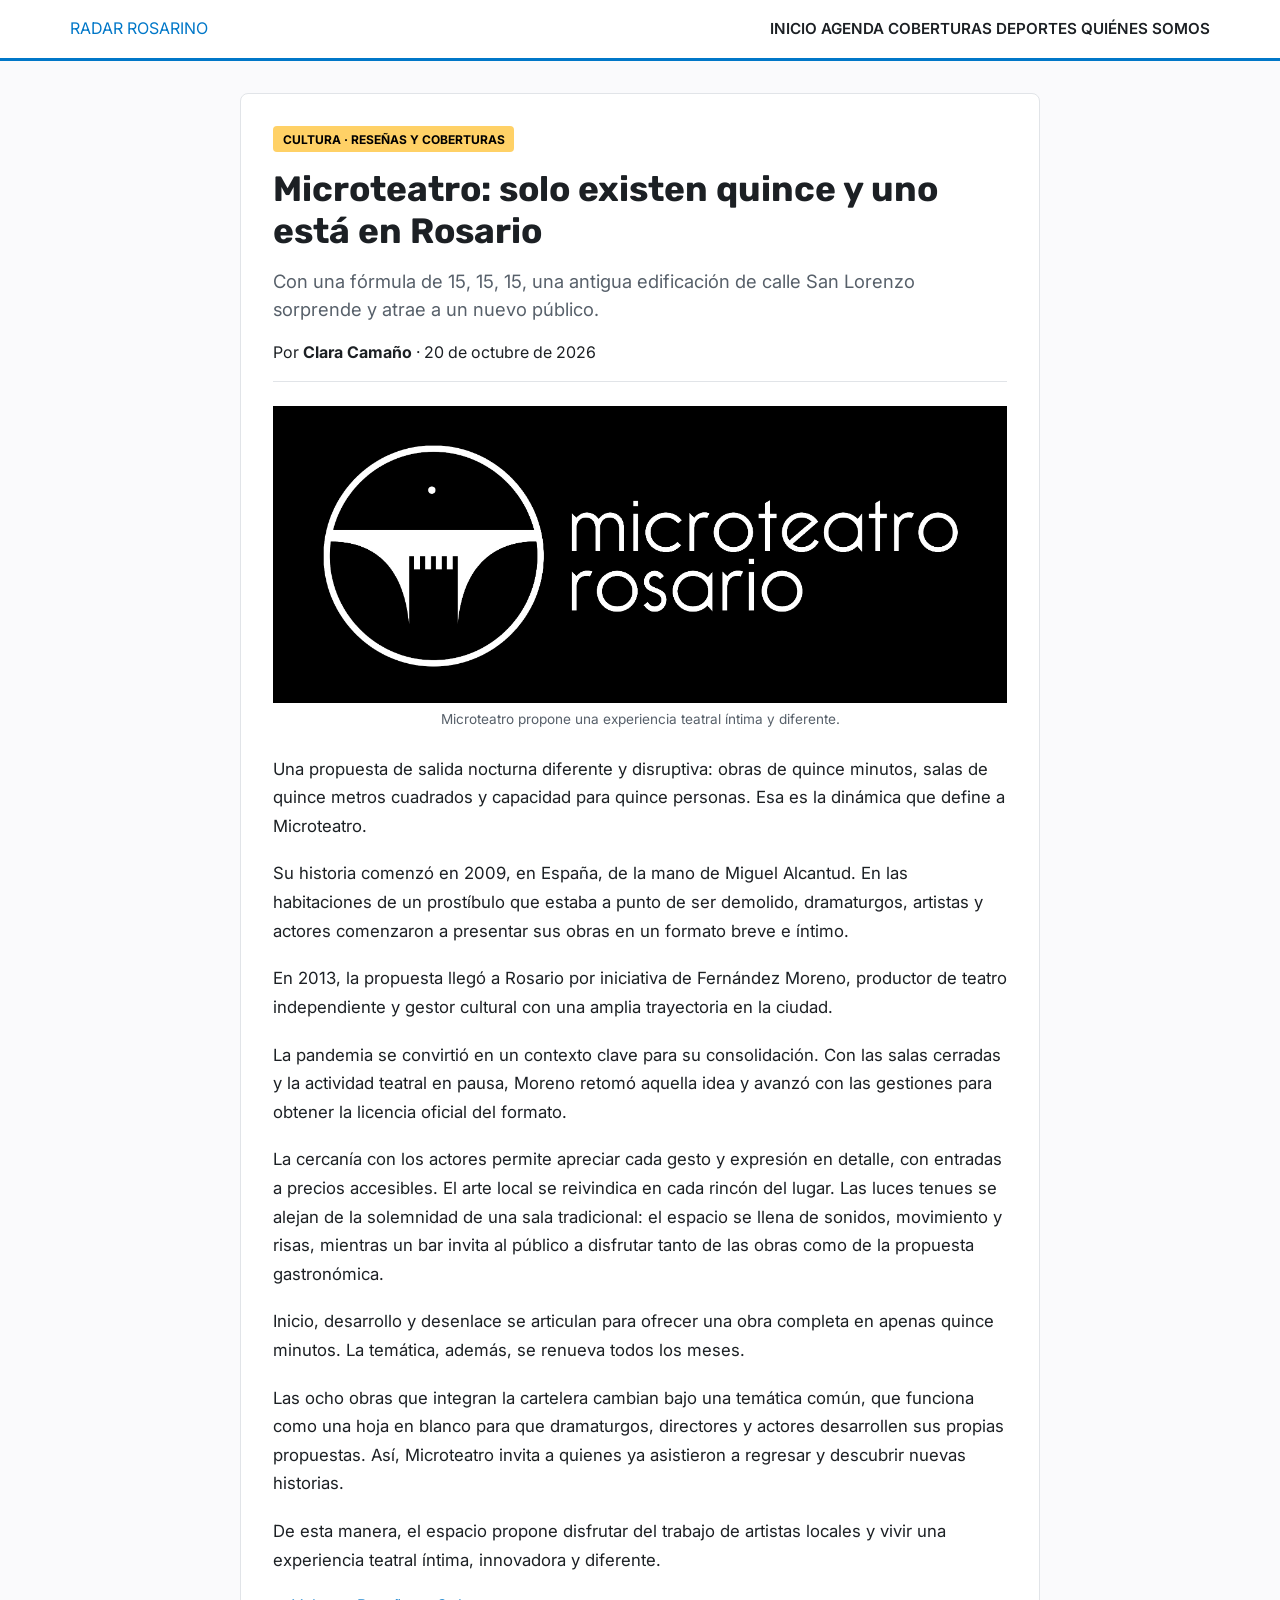
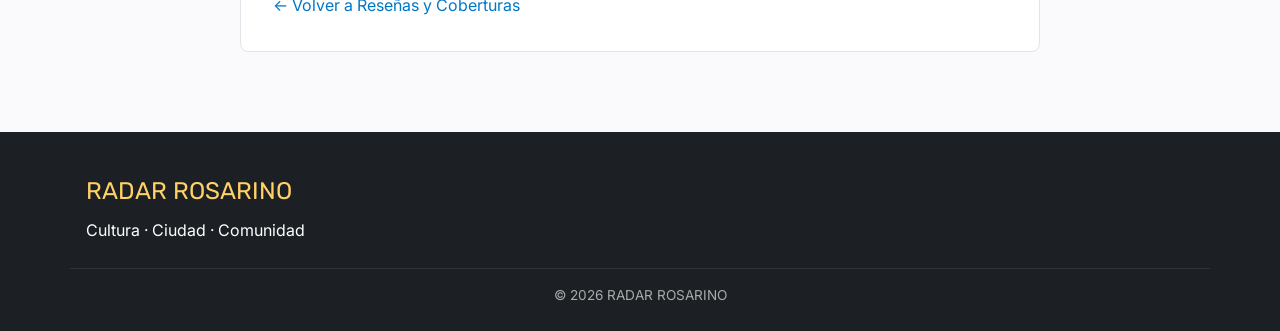
<file: notas/microteatro.html>
<!DOCTYPE html>
<html lang="es">
<head>
  <meta charset="UTF-8">
  <meta name="viewport" content="width=device-width, initial-scale=1.0">
  <meta name="description" content="Microteatro en Rosario: obras de quince minutos, salas íntimas y una propuesta diferente para disfrutar del teatro local.">
  <meta name="theme-color" content="#FAFAFC">

  <title>Microteatro: solo existen quince y uno está en Rosario | Radar Rosarino</title>

  <link rel="stylesheet" href="../css/styles.css">
</head>

<body>

  <header class="site-header">
    <div class="container header-inner">
      <a href="../index.html" class="logo">
        <span class="logo-text">RADAR ROSARINO</span>
      </a>

      <nav class="main-nav">
        <a href="../index.html">Inicio</a>
        <a href="../secciones/agenda.html">Agenda</a>
        <a href="../secciones/coberturas.html">Coberturas</a>
        <a href="../secciones/deportes.html">Deportes</a>
        <a href="../quienes-somos.html">Quiénes somos</a>
      </nav>
    </div>
  </header>

  <main class="container main-content">

    <article class="article-single">

      <div class="article-header">
        <span class="badge">CULTURA · RESEÑAS Y COBERTURAS</span>

        <h1 class="article-single-title">
          Microteatro: solo existen quince y uno está en Rosario
        </h1>

        <p class="article-single-lead">
          Con una fórmula de 15, 15, 15, una antigua edificación de calle
          San Lorenzo sorprende y atrae a un nuevo público.
        </p>

        <p class="article-meta">
          Por <strong>Clara Camaño</strong> ·
          <time datetime="2026-10-20">20 de octubre de 2026</time>
        </p>
      </div>

      <figure class="article-img-box">
        <img
          src="microteatro.jpg"
          alt="Espacio de Microteatro en Rosario"
          style="width: 100%; height: auto; max-height: 470px; object-fit: cover;"
        >
        <figcaption class="article-img-caption">
          Microteatro propone una experiencia teatral íntima y diferente.
        </figcaption>
      </figure>

      <div class="article-body">

        <p>
          Una propuesta de salida nocturna diferente y disruptiva: obras de
          quince minutos, salas de quince metros cuadrados y capacidad para
          quince personas. Esa es la dinámica que define a Microteatro.
        </p>

        <p>
          Su historia comenzó en 2009, en España, de la mano de Miguel
          Alcantud. En las habitaciones de un prostíbulo que estaba a punto
          de ser demolido, dramaturgos, artistas y actores comenzaron a
          presentar sus obras en un formato breve e íntimo.
        </p>

        <p>
          En 2013, la propuesta llegó a Rosario por iniciativa de Fernández
          Moreno, productor de teatro independiente y gestor cultural con
          una amplia trayectoria en la ciudad.
        </p>

        <p>
          La pandemia se convirtió en un contexto clave para su consolidación.
          Con las salas cerradas y la actividad teatral en pausa, Moreno
          retomó aquella idea y avanzó con las gestiones para obtener la
          licencia oficial del formato.
        </p>

        <p>
          La cercanía con los actores permite apreciar cada gesto y expresión
          en detalle, con entradas a precios accesibles. El arte local se
          reivindica en cada rincón del lugar. Las luces tenues se alejan de
          la solemnidad de una sala tradicional: el espacio se llena de
          sonidos, movimiento y risas, mientras un bar invita al público a
          disfrutar tanto de las obras como de la propuesta gastronómica.
        </p>

        <p>
          Inicio, desarrollo y desenlace se articulan para ofrecer una obra
          completa en apenas quince minutos. La temática, además, se renueva
          todos los meses.
        </p>

        <p>
          Las ocho obras que integran la cartelera cambian bajo una temática
          común, que funciona como una hoja en blanco para que dramaturgos,
          directores y actores desarrollen sus propias propuestas. Así,
          Microteatro invita a quienes ya asistieron a regresar y descubrir
          nuevas historias.
        </p>

        <p>
          De esta manera, el espacio propone disfrutar del trabajo de artistas
          locales y vivir una experiencia teatral íntima, innovadora y
          diferente.
        </p>

      </div>

      <a class="back-link" href="../secciones/coberturas.html">
        ← Volver a Reseñas y Coberturas
      </a>

    </article>

  </main>

  <footer class="site-footer">
    <div class="container footer-content">
      <div class="footer-brand">
        <p class="footer-logo">RADAR ROSARINO</p>
        <p>Cultura · Ciudad · Comunidad</p>
      </div>
    </div>

    <div class="container footer-bottom">
      <p>© 2026 RADAR ROSARINO</p>
    </div>
  </footer>

</body>
</html>
</file>
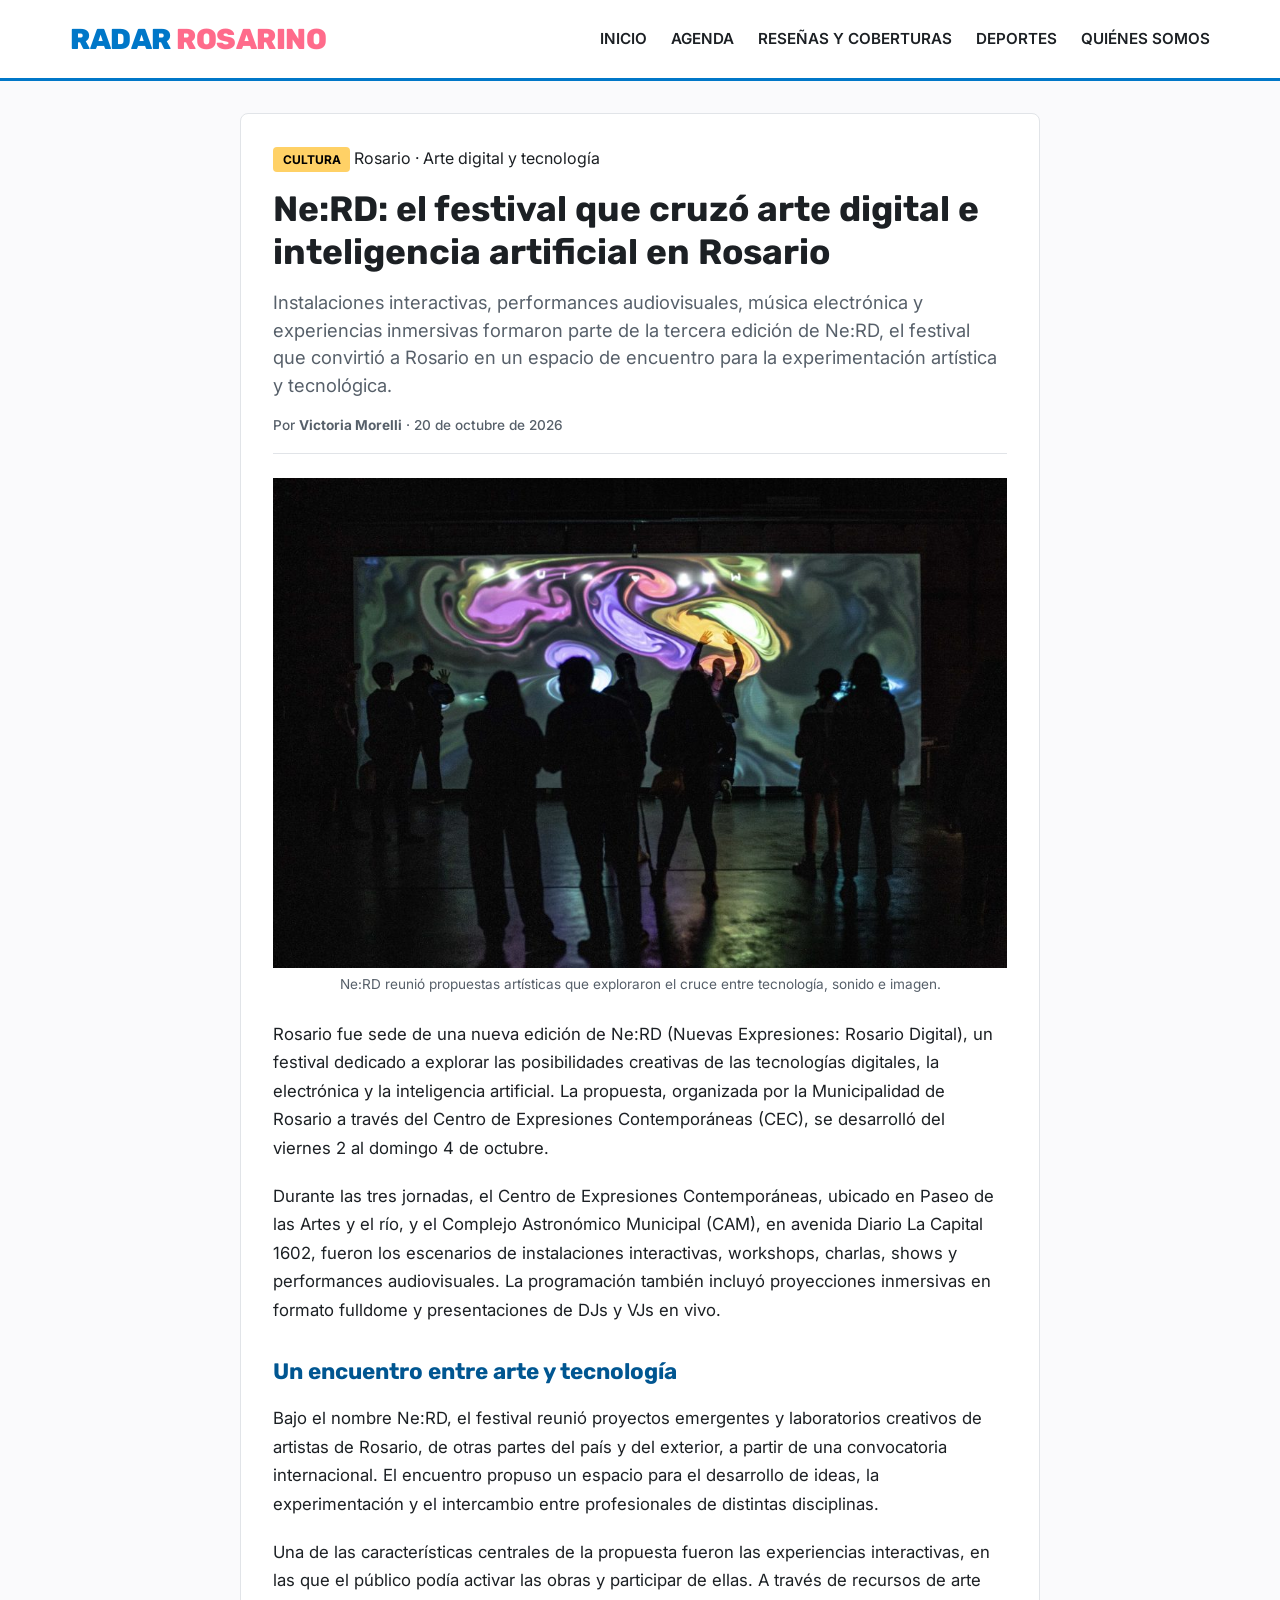
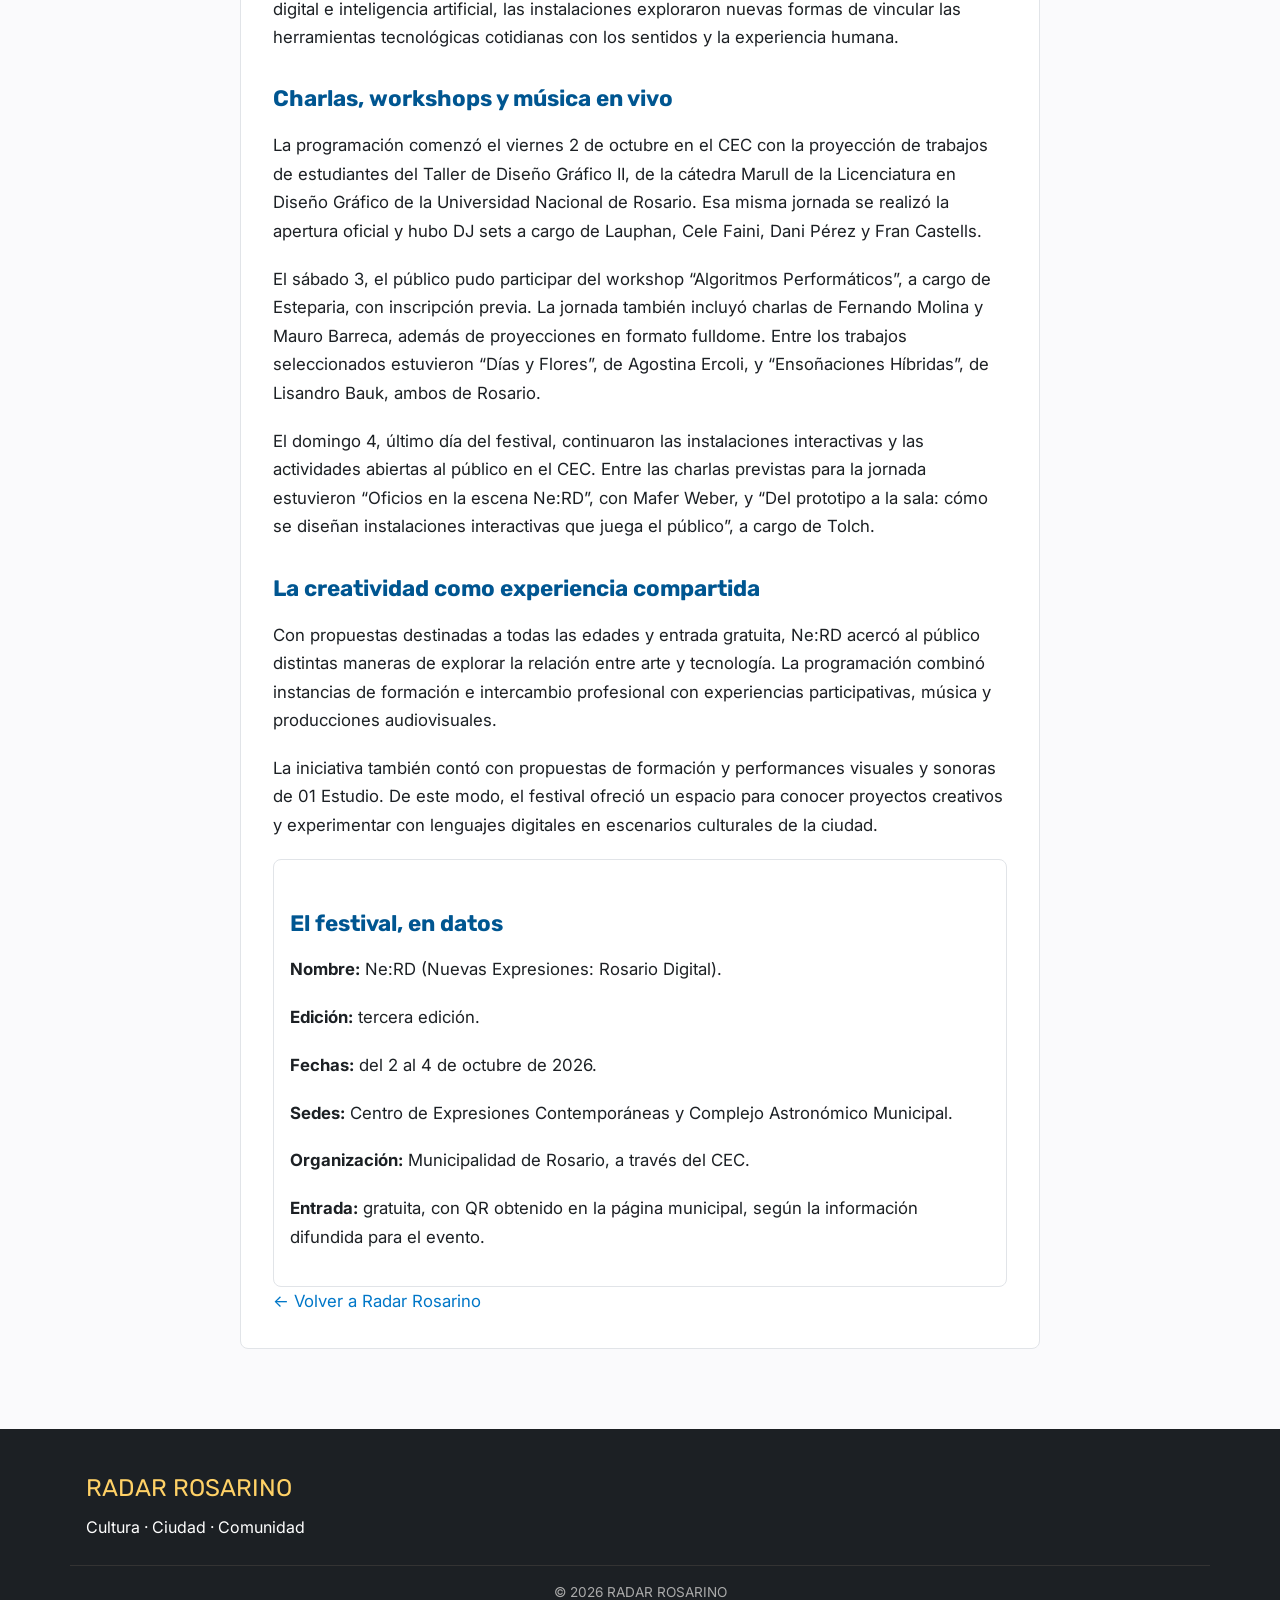
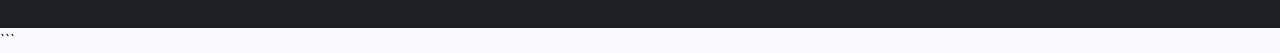
<file: notas/nerd.html>
<!DOCTYPE html>
<html lang="es">
<head>
  <meta charset="UTF-8">
  <meta name="viewport" content="width=device-width, initial-scale=1.0">

  <title>Ne:RD: el festival que cruzó arte digital e inteligencia artificial en Rosario | Radar Rosarino</title>

  <meta name="description" content="Rosario recibió una nueva edición de Ne:RD, el festival que reúne arte digital, inteligencia artificial, música electrónica y experiencias interactivas.">

  <meta name="theme-color" content="#FAFAFC">

  <link rel="stylesheet" href="../css/styles.css">
</head>

<body>

  <header class="site-header">
    <div class="container header-inner">
      <a href="../index.html" class="brand-logo">
        RADAR <span>ROSARINO</span>
      </a>

      <nav class="main-nav" aria-label="Navegación principal">
        <ul>
          <li><a href="../index.html">Inicio</a></li>
          <li><a href="../secciones/agenda.html">Agenda</a></li>
          <li><a href="../secciones/coberturas.html">Reseñas y Coberturas</a></li>
          <li><a href="../secciones/deportes.html">Deportes</a></li>
          <li><a href="../quienes-somos.html">Quiénes Somos</a></li>
        </ul>
      </nav>
    </div>
  </header>

  <main class="container main-content">
    <article class="article-single">

      <header class="article-header">
        <div class="eyebrow">
          <span class="badge">CULTURA</span>
          <span class="edition">Rosario · Arte digital y tecnología</span>
        </div>

        <h1 class="article-single-title">
          Ne:RD: el festival que cruzó arte digital e inteligencia artificial en Rosario
        </h1>

        <p class="article-single-lead">
          Instalaciones interactivas, performances audiovisuales, música electrónica y experiencias inmersivas formaron parte de la tercera edición de Ne:RD, el festival que convirtió a Rosario en un espacio de encuentro para la experimentación artística y tecnológica.
        </p>

        <div class="meta-info">
          <span>Por <strong>Victoria Morelli</strong></span>
          <span aria-hidden="true">·</span>
          <time datetime="2026-10-20">20 de octubre de 2026</time>
        </div>
      </header>

      <figure class="article-img-box">
        <img
          class="article-img"
          src="nerd.jpg"
          alt="Festival Ne:RD de arte digital y tecnología en Rosario"
        >
        <figcaption class="article-img-caption">
          Ne:RD reunió propuestas artísticas que exploraron el cruce entre tecnología, sonido e imagen.
          <!-- Agregar el crédito de la fotografía antes de publicar. -->
        </figcaption>
      </figure>

      <div class="article-body">

        <p>
          Rosario fue sede de una nueva edición de Ne:RD (Nuevas Expresiones: Rosario Digital), un festival dedicado a explorar las posibilidades creativas de las tecnologías digitales, la electrónica y la inteligencia artificial. La propuesta, organizada por la Municipalidad de Rosario a través del Centro de Expresiones Contemporáneas (CEC), se desarrolló del viernes 2 al domingo 4 de octubre.
        </p>

        <p>
          Durante las tres jornadas, el Centro de Expresiones Contemporáneas, ubicado en Paseo de las Artes y el río, y el Complejo Astronómico Municipal (CAM), en avenida Diario La Capital 1602, fueron los escenarios de instalaciones interactivas, workshops, charlas, shows y performances audiovisuales. La programación también incluyó proyecciones inmersivas en formato fulldome y presentaciones de DJs y VJs en vivo.
        </p>

        <h2>Un encuentro entre arte y tecnología</h2>

        <p>
          Bajo el nombre Ne:RD, el festival reunió proyectos emergentes y laboratorios creativos de artistas de Rosario, de otras partes del país y del exterior, a partir de una convocatoria internacional. El encuentro propuso un espacio para el desarrollo de ideas, la experimentación y el intercambio entre profesionales de distintas disciplinas.
        </p>

        <p>
          Una de las características centrales de la propuesta fueron las experiencias interactivas, en las que el público podía activar las obras y participar de ellas. A través de recursos de arte digital e inteligencia artificial, las instalaciones exploraron nuevas formas de vincular las herramientas tecnológicas cotidianas con los sentidos y la experiencia humana.
        </p>

        <h2>Charlas, workshops y música en vivo</h2>

        <p>
          La programación comenzó el viernes 2 de octubre en el CEC con la proyección de trabajos de estudiantes del Taller de Diseño Gráfico II, de la cátedra Marull de la Licenciatura en Diseño Gráfico de la Universidad Nacional de Rosario. Esa misma jornada se realizó la apertura oficial y hubo DJ sets a cargo de Lauphan, Cele Faini, Dani Pérez y Fran Castells.
        </p>

        <p>
          El sábado 3, el público pudo participar del workshop “Algoritmos Performáticos”, a cargo de Esteparia, con inscripción previa. La jornada también incluyó charlas de Fernando Molina y Mauro Barreca, además de proyecciones en formato fulldome. Entre los trabajos seleccionados estuvieron “Días y Flores”, de Agostina Ercoli, y “Ensoñaciones Híbridas”, de Lisandro Bauk, ambos de Rosario.
        </p>

        <p>
          El domingo 4, último día del festival, continuaron las instalaciones interactivas y las actividades abiertas al público en el CEC. Entre las charlas previstas para la jornada estuvieron “Oficios en la escena Ne:RD”, con Mafer Weber, y “Del prototipo a la sala: cómo se diseñan instalaciones interactivas que juega el público”, a cargo de Tolch.
        </p>

        <h2>La creatividad como experiencia compartida</h2>

        <p>
          Con propuestas destinadas a todas las edades y entrada gratuita, Ne:RD acercó al público distintas maneras de explorar la relación entre arte y tecnología. La programación combinó instancias de formación e intercambio profesional con experiencias participativas, música y producciones audiovisuales.
        </p>

        <p>
          La iniciativa también contó con propuestas de formación y performances visuales y sonoras de 01 Estudio. De este modo, el festival ofreció un espacio para conocer proyectos creativos y experimentar con lenguajes digitales en escenarios culturales de la ciudad.
        </p>

        <aside class="agenda-card" aria-label="Datos del festival">
          <h2>El festival, en datos</h2>
          <p><strong>Nombre:</strong> Ne:RD (Nuevas Expresiones: Rosario Digital).</p>
          <p><strong>Edición:</strong> tercera edición.</p>
          <p><strong>Fechas:</strong> del 2 al 4 de octubre de 2026.</p>
          <p><strong>Sedes:</strong> Centro de Expresiones Contemporáneas y Complejo Astronómico Municipal.</p>
          <p><strong>Organización:</strong> Municipalidad de Rosario, a través del CEC.</p>
          <p><strong>Entrada:</strong> gratuita, con QR obtenido en la página municipal, según la información difundida para el evento.</p>
        </aside>

        <a class="back-link" href="../index.html">
          ← Volver a Radar Rosarino
        </a>

      </div>
    </article>
  </main>

  <footer class="site-footer">
    <div class="container footer-content">
      <div class="footer-brand">
        <p class="footer-logo">RADAR ROSARINO</p>
        <p>Cultura · Ciudad · Comunidad</p>
      </div>
    </div>

    <div class="container footer-bottom">
      <p>© 2026 RADAR ROSARINO</p>
    </div>
  </footer>

</body>
</html>
```
</file>
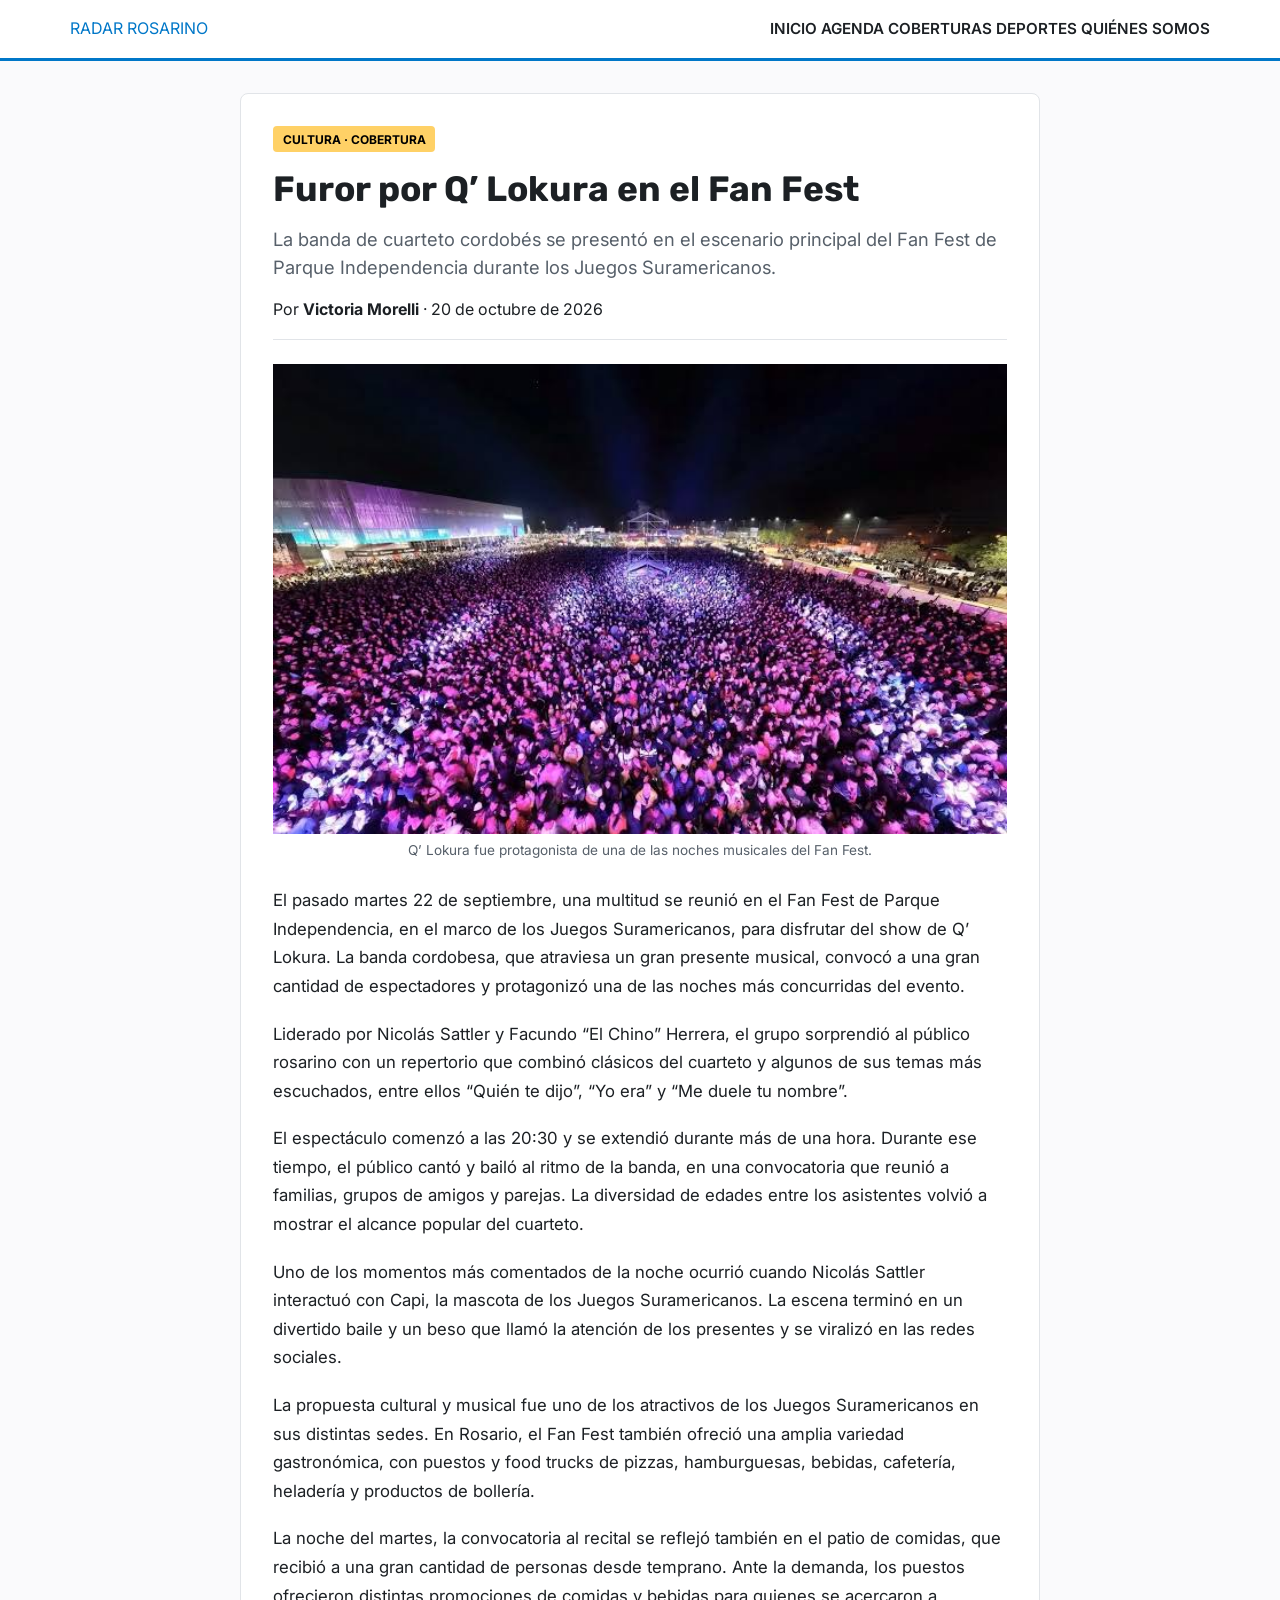
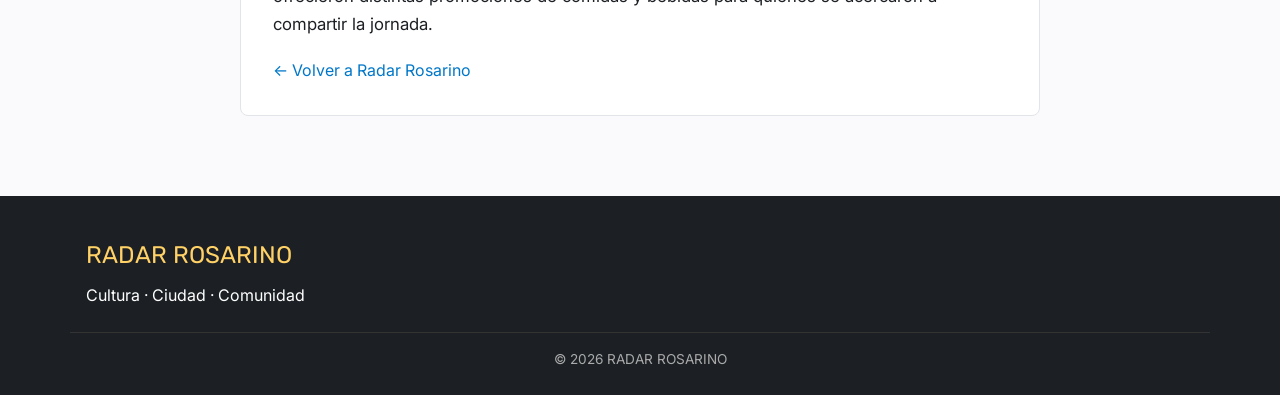
<file: notas/qlokura.html>
<!DOCTYPE html>
<html lang="es">
<head>
  <meta charset="UTF-8">
  <meta name="viewport" content="width=device-width, initial-scale=1.0">
  <meta name="description" content="Q' Lokura convocó a una multitud en el Fan Fest de los Juegos Suramericanos en Rosario, con un show a puro cuarteto.">
  <meta name="theme-color" content="#FAFAFC">

  <title>Furor por Q’ Lokura en el Fan Fest | Radar Rosarino</title>

  <link rel="stylesheet" href="../css/styles.css">
</head>

<body>

  <header class="site-header">
    <div class="container header-inner">
      <a href="../index.html" class="logo">
        <span class="logo-text">RADAR ROSARINO</span>
      </a>

      <nav class="main-nav">
        <a href="../index.html">Inicio</a>
        <a href="../secciones/agenda.html">Agenda</a>
        <a href="../secciones/coberturas.html">Coberturas</a>
        <a href="../secciones/deportes.html">Deportes</a>
        <a href="../quienes-somos.html">Quiénes somos</a>
      </nav>
    </div>
  </header>

  <main class="container main-content">

    <article class="article-single">

      <div class="article-header">
        <span class="badge">CULTURA · COBERTURA</span>

        <h1 class="article-single-title">
          Furor por Q’ Lokura en el Fan Fest
        </h1>

        <p class="article-single-lead">
          La banda de cuarteto cordobés se presentó en el escenario principal
          del Fan Fest de Parque Independencia durante los Juegos Suramericanos.
        </p>

        <p class="article-meta">
          Por <strong>Victoria Morelli</strong> ·
          <time datetime="2026-10-20">20 de octubre de 2026</time>
        </p>
      </div>

      <figure class="article-img-box">
        <img
          src="qlokura.jpg"
          alt="Q’ Lokura durante su presentación en el Fan Fest de Rosario"
          style="display: block; width: 100%; height: auto; max-height: 470px; object-fit: cover;"
        >
        <figcaption class="article-img-caption">
          Q’ Lokura fue protagonista de una de las noches musicales del Fan Fest.
        </figcaption>
      </figure>

      <div class="article-body">

        <p>
          El pasado martes 22 de septiembre, una multitud se reunió en el
          Fan Fest de Parque Independencia, en el marco de los Juegos
          Suramericanos, para disfrutar del show de Q’ Lokura. La banda
          cordobesa, que atraviesa un gran presente musical, convocó a
          una gran cantidad de espectadores y protagonizó una de las noches
          más concurridas del evento.
        </p>

        <p>
          Liderado por Nicolás Sattler y Facundo “El Chino” Herrera, el grupo
          sorprendió al público rosarino con un repertorio que combinó
          clásicos del cuarteto y algunos de sus temas más escuchados,
          entre ellos “Quién te dijo”, “Yo era” y “Me duele tu nombre”.
        </p>

        <p>
          El espectáculo comenzó a las 20:30 y se extendió durante más de
          una hora. Durante ese tiempo, el público cantó y bailó al ritmo
          de la banda, en una convocatoria que reunió a familias, grupos
          de amigos y parejas. La diversidad de edades entre los asistentes
          volvió a mostrar el alcance popular del cuarteto.
        </p>

        <p>
          Uno de los momentos más comentados de la noche ocurrió cuando
          Nicolás Sattler interactuó con Capi, la mascota de los Juegos
          Suramericanos. La escena terminó en un divertido baile y un beso
          que llamó la atención de los presentes y se viralizó en las redes
          sociales.
        </p>

        <p>
          La propuesta cultural y musical fue uno de los atractivos de los
          Juegos Suramericanos en sus distintas sedes. En Rosario, el Fan
          Fest también ofreció una amplia variedad gastronómica, con
          puestos y food trucks de pizzas, hamburguesas, bebidas, cafetería,
          heladería y productos de bollería.
        </p>

        <p>
          La noche del martes, la convocatoria al recital se reflejó también
          en el patio de comidas, que recibió a una gran cantidad de personas
          desde temprano. Ante la demanda, los puestos ofrecieron distintas
          promociones de comidas y bebidas para quienes se acercaron a
          compartir la jornada.
        </p>

      </div>

      <a class="back-link" href="../index.html">
        ← Volver a Radar Rosarino
      </a>

    </article>

  </main>

  <footer class="site-footer">
    <div class="container footer-content">
      <div class="footer-brand">
        <p class="footer-logo">RADAR ROSARINO</p>
        <p>Cultura · Ciudad · Comunidad</p>
      </div>
    </div>

    <div class="container footer-bottom">
      <p>© 2026 RADAR ROSARINO</p>
    </div>
  </footer>

</body>
</html>
</file>
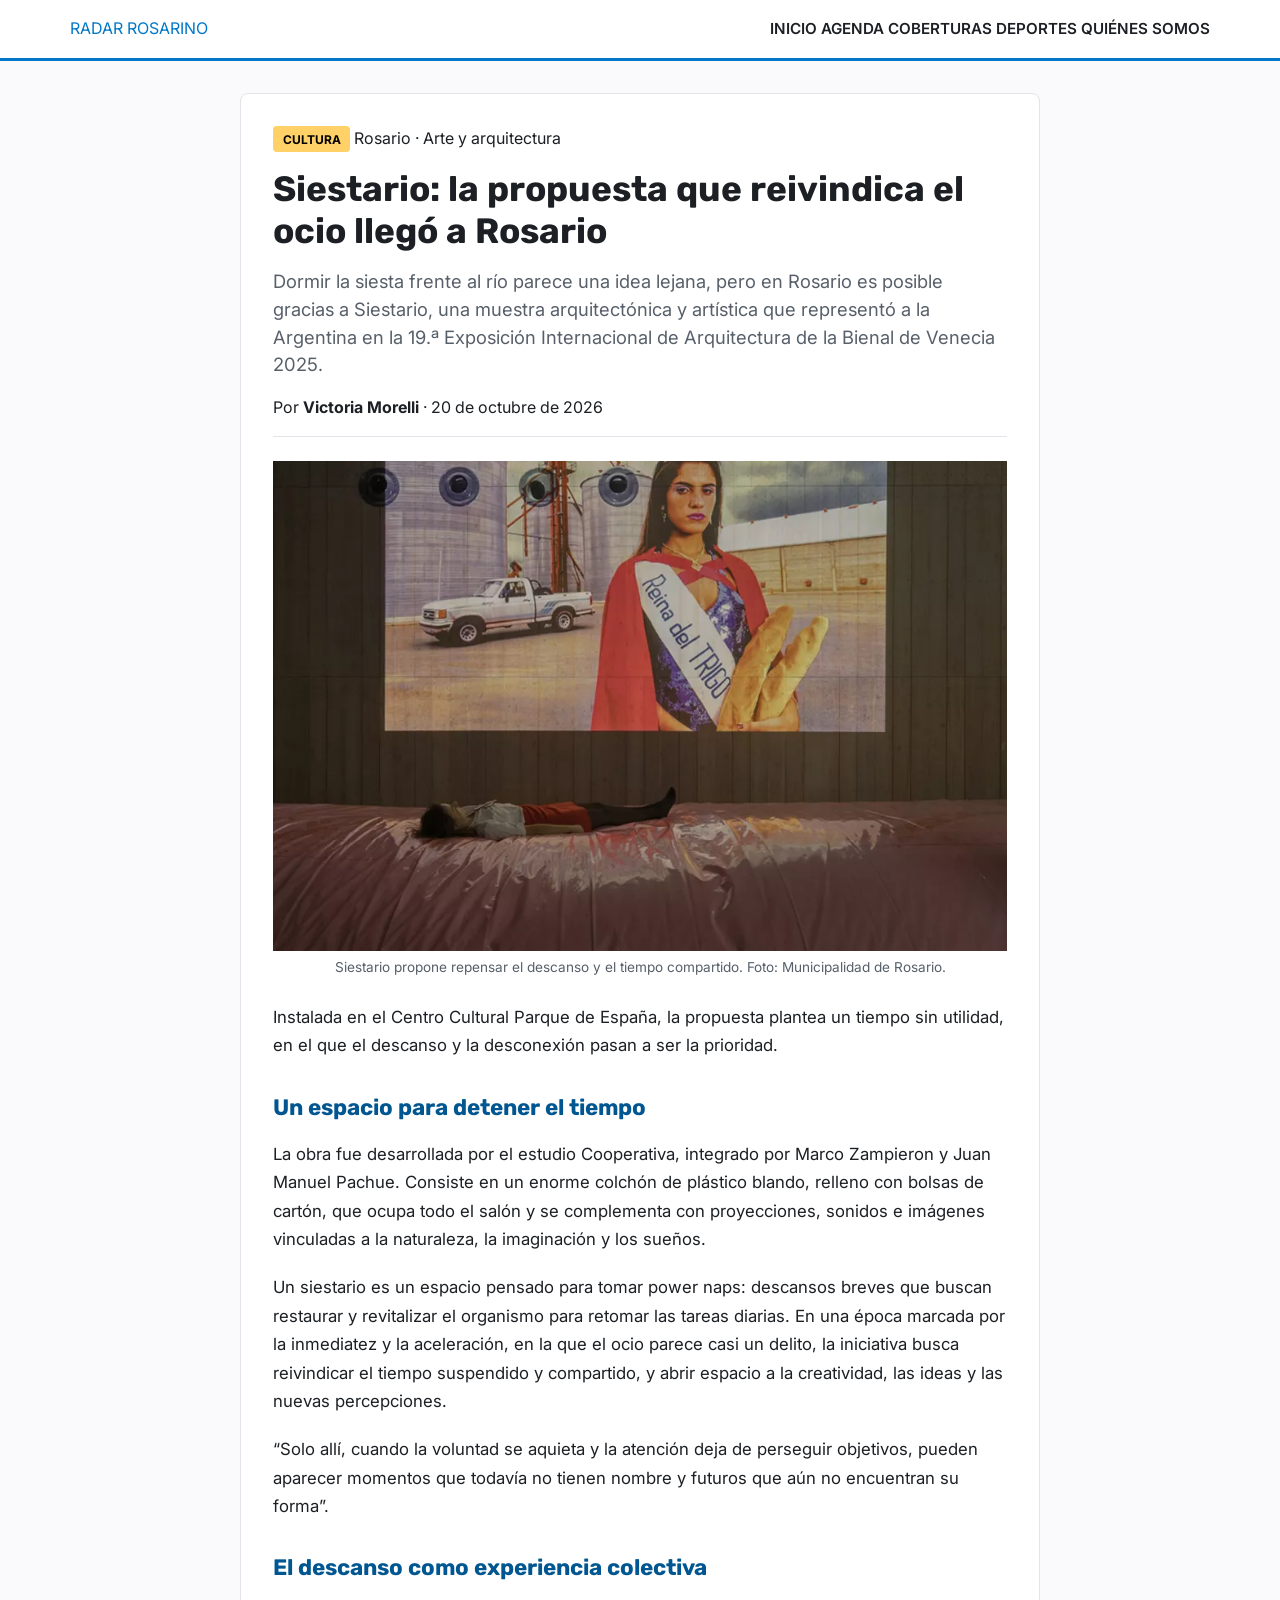
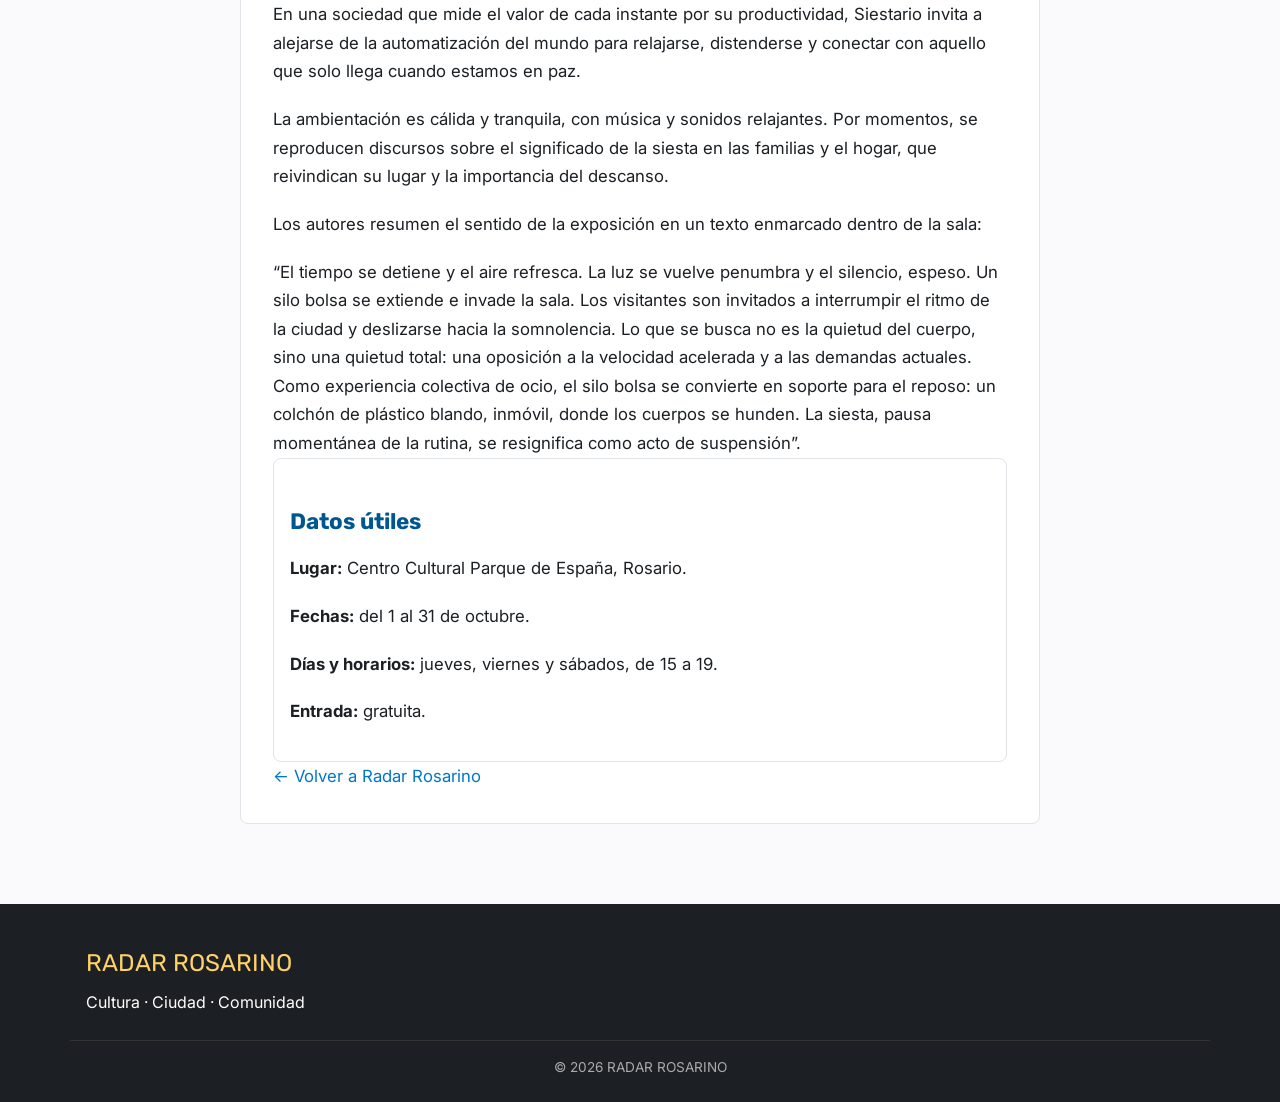
<file: notas/siestario.html>
<!DOCTYPE html>
<html lang="es">
<head>
  <meta charset="UTF-8">
  <meta name="viewport" content="width=device-width, initial-scale=1.0">

  <title>Siestario: la propuesta que reivindica el ocio llegó a Rosario | Radar Rosarino</title>

  <meta name="description" content="Una muestra arquitectónica y artística invita a repensar el descanso, el ocio y el tiempo compartido en Rosario.">
  <meta name="theme-color" content="#FAFAFC">

  <link rel="stylesheet" href="../css/styles.css">
</head>

<body>

  <header class="site-header">
    <div class="container header-inner">
      <a href="../index.html" class="logo">
        <span class="logo-text">RADAR ROSARINO</span>
      </a>

      <nav class="main-nav" aria-label="Navegación principal">
        <a href="../index.html">Inicio</a>
        <a href="../secciones/agenda.html">Agenda</a>
        <a href="../secciones/coberturas.html">Coberturas</a>
        <a href="../secciones/deportes.html">Deportes</a>
        <a href="../quienes-somos.html">Quiénes somos</a>
      </nav>
    </div>
  </header>

  <main class="container main-content">

    <article class="article-single">

      <header class="article-header">
        <div class="eyebrow">
          <span class="badge">CULTURA</span>
          <span class="edition">Rosario · Arte y arquitectura</span>
        </div>

        <h1 class="article-single-title">
          Siestario: la propuesta que reivindica el ocio llegó a Rosario
        </h1>

        <p class="article-single-lead">
          Dormir la siesta frente al río parece una idea lejana, pero en Rosario es posible gracias a Siestario, una muestra arquitectónica y artística que representó a la Argentina en la 19.ª Exposición Internacional de Arquitectura de la Bienal de Venecia 2025.
        </p>

        <p class="article-meta">
          Por <strong>Victoria Morelli</strong> ·
          <time datetime="2026-10-20">20 de octubre de 2026</time>
        </p>
      </header>

      <figure class="article-img-box">
        <img
          src="b_siestario.jpg.jpeg"
          alt="Instalación artística Siestario en Rosario"
          style="display: block; width: 100%; height: auto; max-height: 560px; object-fit: cover;"
        >

        <figcaption class="article-img-caption">
          Siestario propone repensar el descanso y el tiempo compartido.
          Foto: Municipalidad de Rosario.
        </figcaption>
      </figure>

      <div class="article-body">

        <p>
          Instalada en el Centro Cultural Parque de España, la propuesta plantea un tiempo sin utilidad, en el que el descanso y la desconexión pasan a ser la prioridad.
        </p>

        <h2>Un espacio para detener el tiempo</h2>

        <p>
          La obra fue desarrollada por el estudio Cooperativa, integrado por Marco Zampieron y Juan Manuel Pachue. Consiste en un enorme colchón de plástico blando, relleno con bolsas de cartón, que ocupa todo el salón y se complementa con proyecciones, sonidos e imágenes vinculadas a la naturaleza, la imaginación y los sueños.
        </p>

        <p>
          Un siestario es un espacio pensado para tomar power naps: descansos breves que buscan restaurar y revitalizar el organismo para retomar las tareas diarias. En una época marcada por la inmediatez y la aceleración, en la que el ocio parece casi un delito, la iniciativa busca reivindicar el tiempo suspendido y compartido, y abrir espacio a la creatividad, las ideas y las nuevas percepciones.
        </p>

        <blockquote>
          “Solo allí, cuando la voluntad se aquieta y la atención deja de perseguir objetivos, pueden aparecer momentos que todavía no tienen nombre y futuros que aún no encuentran su forma”.
        </blockquote>

        <h2>El descanso como experiencia colectiva</h2>

        <p>
          En una sociedad que mide el valor de cada instante por su productividad, Siestario invita a alejarse de la automatización del mundo para relajarse, distenderse y conectar con aquello que solo llega cuando estamos en paz.
        </p>

        <p>
          La ambientación es cálida y tranquila, con música y sonidos relajantes. Por momentos, se reproducen discursos sobre el significado de la siesta en las familias y el hogar, que reivindican su lugar y la importancia del descanso.
        </p>

        <p>
          Los autores resumen el sentido de la exposición en un texto enmarcado dentro de la sala:
        </p>

        <blockquote>
          “El tiempo se detiene y el aire refresca. La luz se vuelve penumbra y el silencio, espeso. Un silo bolsa se extiende e invade la sala. Los visitantes son invitados a interrumpir el ritmo de la ciudad y deslizarse hacia la somnolencia. Lo que se busca no es la quietud del cuerpo, sino una quietud total: una oposición a la velocidad acelerada y a las demandas actuales. Como experiencia colectiva de ocio, el silo bolsa se convierte en soporte para el reposo: un colchón de plástico blando, inmóvil, donde los cuerpos se hunden. La siesta, pausa momentánea de la rutina, se resignifica como acto de suspensión”.
        </blockquote>

        <aside class="agenda-card" aria-label="Datos útiles de la muestra">
          <h2>Datos útiles</h2>
          <p><strong>Lugar:</strong> Centro Cultural Parque de España, Rosario.</p>
          <p><strong>Fechas:</strong> del 1 al 31 de octubre.</p>
          <p><strong>Días y horarios:</strong> jueves, viernes y sábados, de 15 a 19.</p>
          <p><strong>Entrada:</strong> gratuita.</p>
        </aside>

        <a class="back-link" href="../index.html">
          ← Volver a Radar Rosarino
        </a>

      </div>
    </article>

  </main>

  <footer class="site-footer">
    <div class="container footer-content">
      <div class="footer-brand">
        <p class="footer-logo">RADAR ROSARINO</p>
        <p>Cultura · Ciudad · Comunidad</p>
      </div>
    </div>

    <div class="container footer-bottom">
      <p>© 2026 RADAR ROSARINO</p>
    </div>
  </footer>

</body>
</html>
</file>
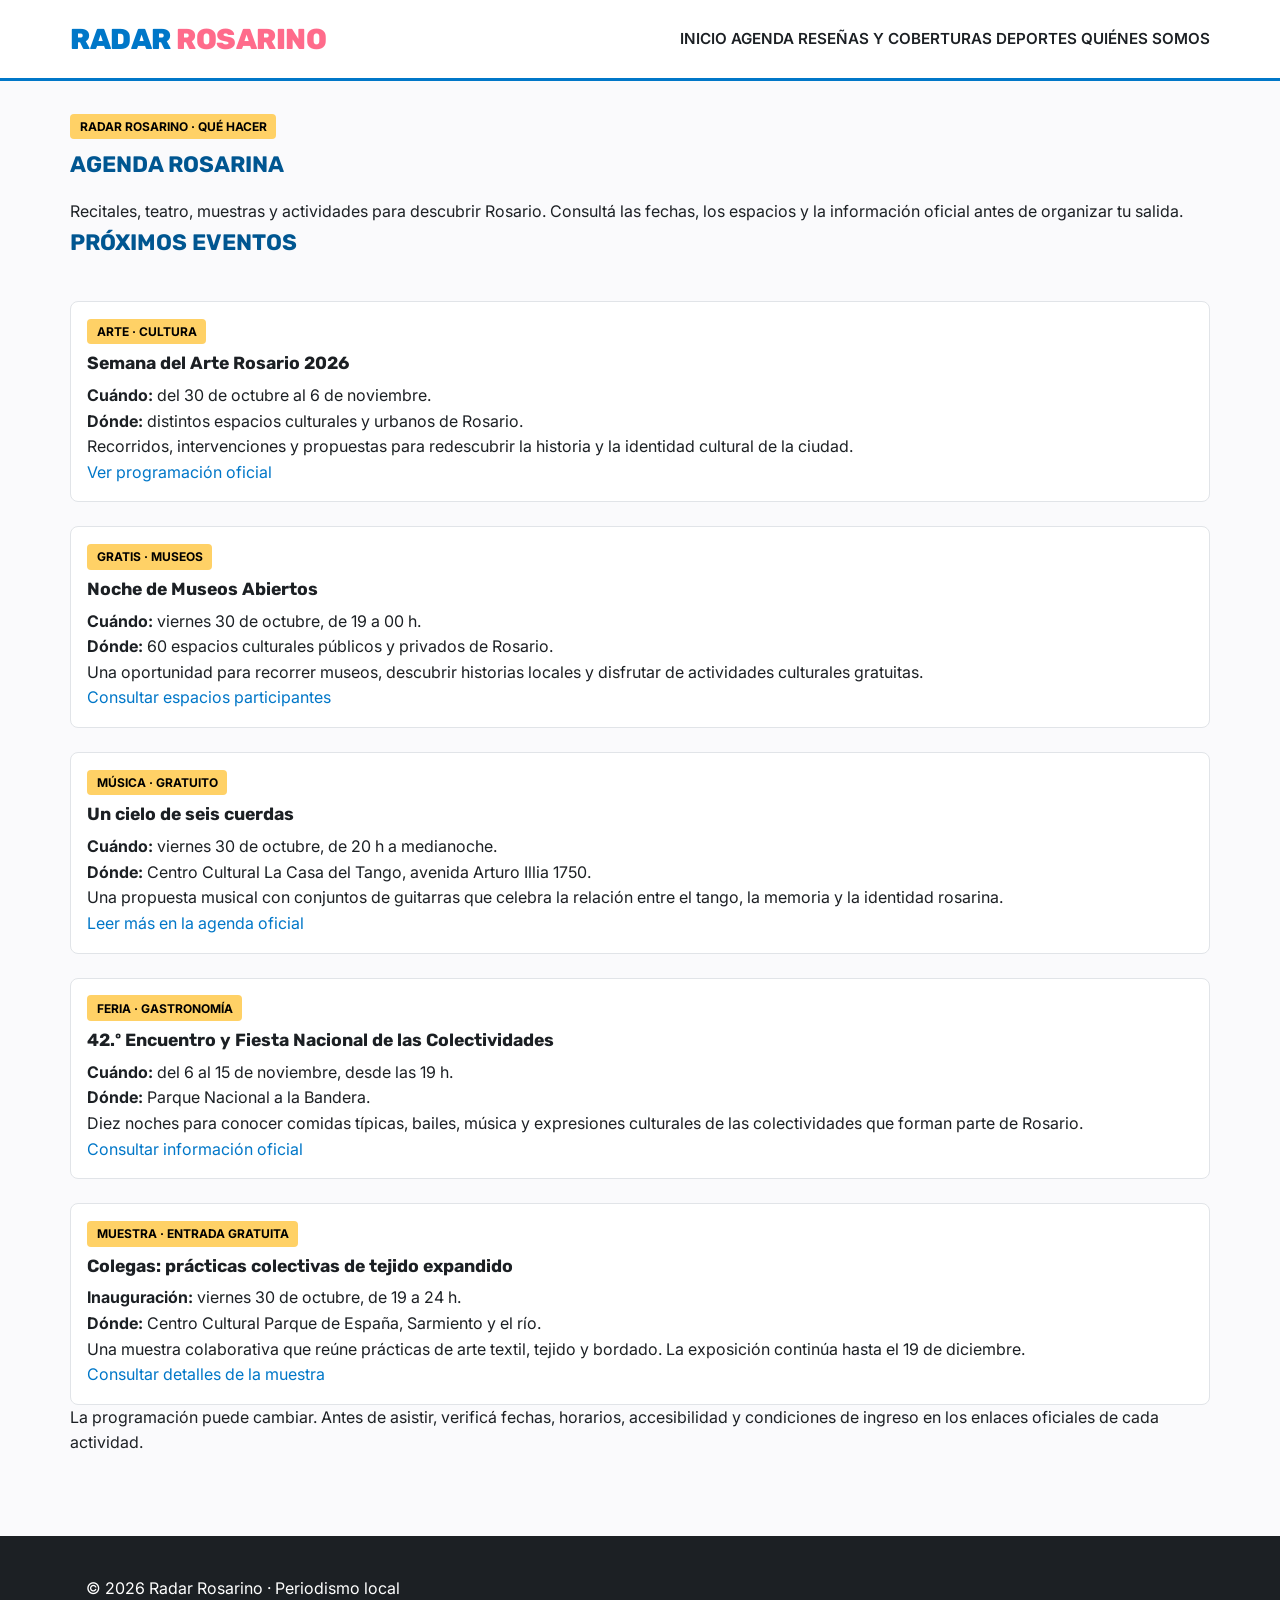
<file: secciones/agenda.html>
<!DOCTYPE html>
<html lang="es">
<head>
  <meta charset="UTF-8">
  <meta name="viewport" content="width=device-width, initial-scale=1.0">
  <title>Agenda | Radar Rosarino</title>
  <meta name="description" content="Eventos, cultura, música y propuestas para disfrutar en Rosario.">
  <meta name="theme-color" content="#FAFAFC">
  <link rel="stylesheet" href="../css/styles.css">
</head>
<body>
  <header class="site-header">
    <div class="container header-inner">
      <a href="../index.html" class="brand-logo">RADAR <span>ROSARINO</span></a>
      <nav class="main-nav" aria-label="Navegación principal">
        <a href="../index.html">Inicio</a>
        <a href="agenda.html" aria-current="page">Agenda</a>
        <a href="coberturas.html">Reseñas y Coberturas</a>
        <a href="deportes.html">Deportes</a>
        <a href="../quienes-somos.html">Quiénes Somos</a>
      </nav>
    </div>
  </header>

  <main class="container main-content">
    <section class="section-heading">
      <span class="badge">RADAR ROSARINO · QUÉ HACER</span>
      <h1 class="section-title">Agenda rosarina</h1>
      <p class="section-description">
        Recitales, teatro, muestras y actividades para descubrir
        Rosario. Consultá las fechas, los espacios y la información
        oficial antes de organizar tu salida.
      </p>
    </section>

    <section class="articles-list" aria-label="Próximos eventos">
      <h2 class="section-title">PRÓXIMOS EVENTOS</h2>

      <article class="article-card-horizontal">
        <div>
          <span class="badge">ARTE · CULTURA</span>
          <h3 class="card-title">Semana del Arte Rosario 2026</h3>
          <p><strong>Cuándo:</strong> del 30 de octubre al 6 de noviembre.</p>
          <p><strong>Dónde:</strong> distintos espacios culturales y urbanos de Rosario.</p>
          <p>
            Recorridos, intervenciones y propuestas para redescubrir
            la historia y la identidad cultural de la ciudad.
          </p>
          <a href="https://www.rosario.gob.ar/inicio/semana-del-arte-2026.-nombres-y-lugares"
             target="_blank" rel="noopener noreferrer">
            Ver programación oficial
          </a>
        </div>
      </article>

      <article class="article-card-horizontal">
        <div>
          <span class="badge">GRATIS · MUSEOS</span>
          <h3 class="card-title">Noche de Museos Abiertos</h3>
          <p><strong>Cuándo:</strong> viernes 30 de octubre, de 19 a 00 h.</p>
          <p><strong>Dónde:</strong> 60 espacios culturales públicos y privados de Rosario.</p>
          <p>
            Una oportunidad para recorrer museos, descubrir historias
            locales y disfrutar de actividades culturales gratuitas.
          </p>
          <a href="https://www.rosario.gob.ar/inicio/noche-de-museos-abiertos"
             target="_blank" rel="noopener noreferrer">
            Consultar espacios participantes
          </a>
        </div>
      </article>

      <article class="article-card-horizontal">
        <div>
          <span class="badge">MÚSICA · GRATUITO</span>
          <h3 class="card-title">Un cielo de seis cuerdas</h3>
          <p><strong>Cuándo:</strong> viernes 30 de octubre, de 20 h a medianoche.</p>
          <p><strong>Dónde:</strong> Centro Cultural La Casa del Tango, avenida Arturo Illia 1750.</p>
          <p>
            Una propuesta musical con conjuntos de guitarras que
            celebra la relación entre el tango, la memoria y la identidad rosarina.
          </p>
          <a href="https://www.rosario.gob.ar/inicio/un-cielo-de-seis-cuerdas"
             target="_blank" rel="noopener noreferrer">
            Leer más en la agenda oficial
          </a>
        </div>
      </article>

      <article class="article-card-horizontal">
        <div>
          <span class="badge">FERIA · GASTRONOMÍA</span>
          <h3 class="card-title">42.º Encuentro y Fiesta Nacional de las Colectividades</h3>
          <p><strong>Cuándo:</strong> del 6 al 15 de noviembre, desde las 19 h.</p>
          <p><strong>Dónde:</strong> Parque Nacional a la Bandera.</p>
          <p>
            Diez noches para conocer comidas típicas, bailes, música
            y expresiones culturales de las colectividades que forman
            parte de Rosario.
          </p>
          <a href="https://www.rosario.gob.ar/inicio/colectividades"
             target="_blank" rel="noopener noreferrer">
            Consultar información oficial
          </a>
        </div>
      </article>

      <article class="article-card-horizontal">
        <div>
          <span class="badge">MUESTRA · ENTRADA GRATUITA</span>
          <h3 class="card-title">Colegas: prácticas colectivas de tejido expandido</h3>
          <p><strong>Inauguración:</strong> viernes 30 de octubre, de 19 a 24 h.</p>
          <p><strong>Dónde:</strong> Centro Cultural Parque de España, Sarmiento y el río.</p>
          <p>
            Una muestra colaborativa que reúne prácticas de arte textil,
            tejido y bordado. La exposición continúa hasta el 19 de diciembre.
          </p>
          <a href="https://www.rosario.gob.ar/inicio/muestratalleres-colegas"
             target="_blank" rel="noopener noreferrer">
            Consultar detalles de la muestra
          </a>
        </div>
      </article>
    </section>

    <p class="section-description">
      La programación puede cambiar. Antes de asistir, verificá
      fechas, horarios, accesibilidad y condiciones de ingreso en
      los enlaces oficiales de cada actividad.
    </p>
  </main>

  <footer class="site-footer">
    <div class="container">
      <p>© 2026 Radar Rosarino · Periodismo local</p>
    </div>
  </footer>

  <script src="../js/main.js"></script>
</body>
</html>
</file>
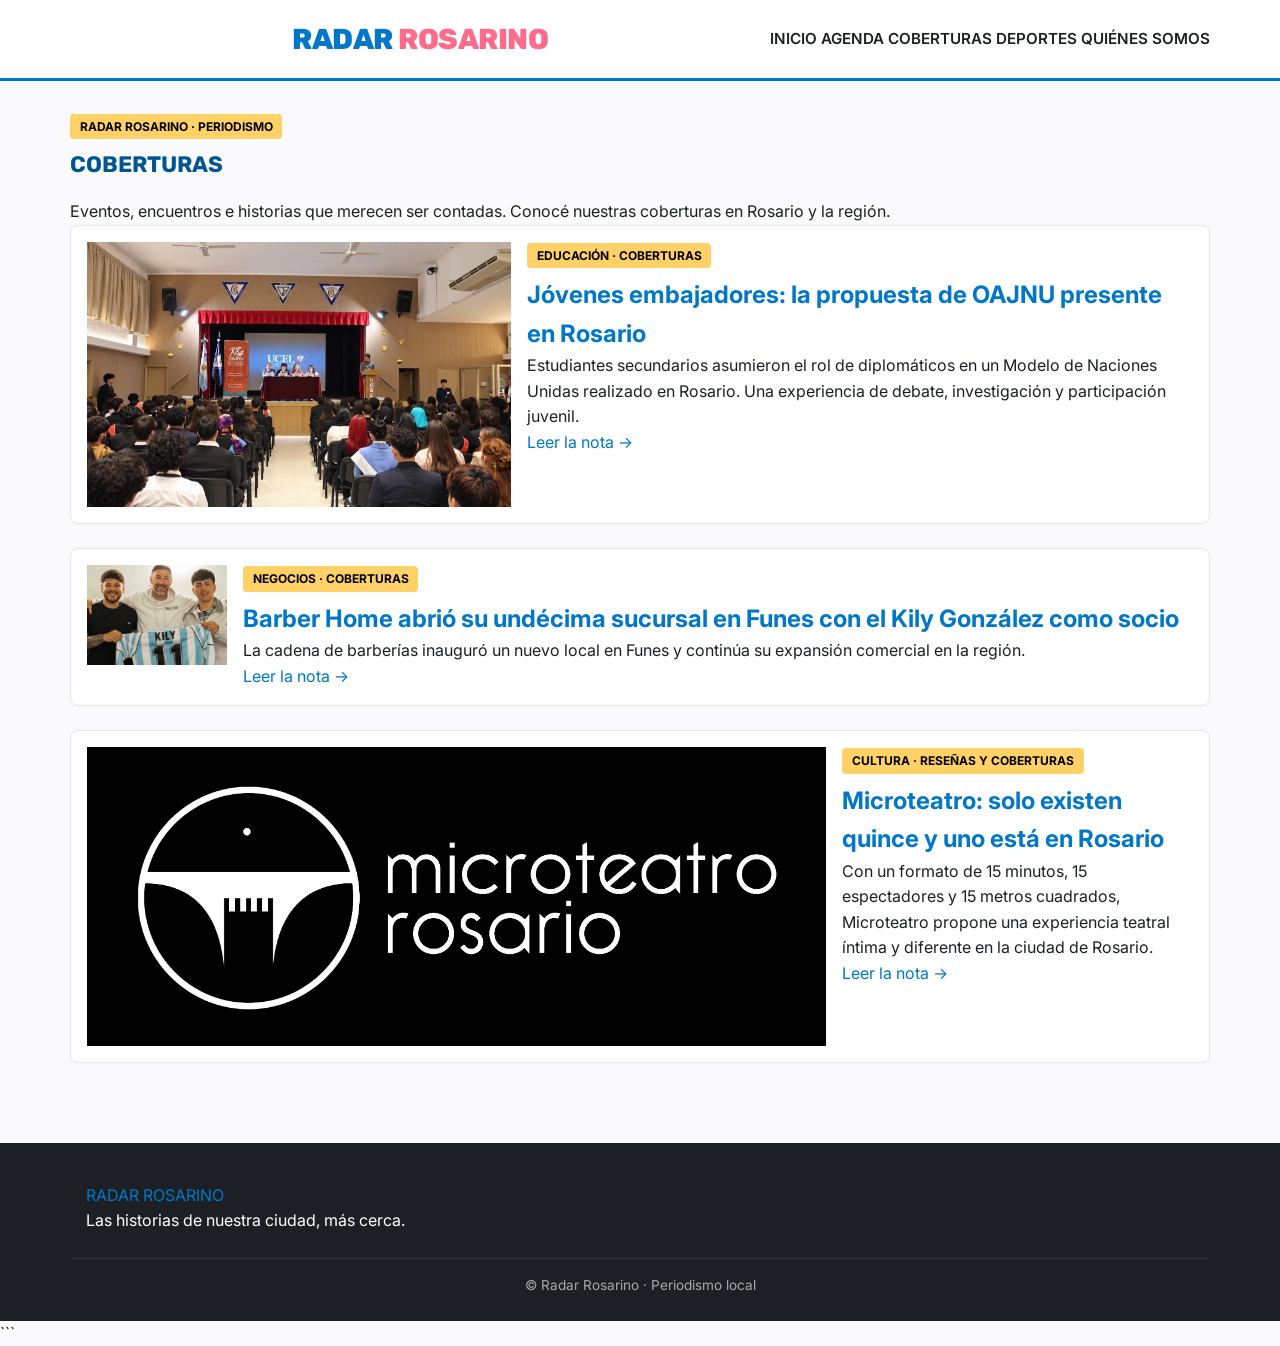
<file: secciones/coberturas.html>
<!DOCTYPE html>
<html lang="es">
<head>
  <meta charset="UTF-8">
  <meta name="viewport" content="width=device-width, initial-scale=1.0">

  <title>Coberturas | Radar Rosarino</title>
  <meta name="description" content="Eventos, encuentros e historias de Rosario y la región. Descubrí las coberturas de Radar Rosarino.">
  <meta name="theme-color" content="#FAFAFC">

  <link rel="stylesheet" href="../css/styles.css">
</head>

<body>

  <header class="site-header">
    <div class="container header-inner">
      <a href="../index.html" class="logo">
        
<a href="../index.html" class="brand-logo">RADAR <span>ROSARINO</span></a>

      </a>

      <nav class="main-nav" aria-label="Navegación principal">
        <a href="../index.html">Inicio</a>
        <a href="agenda.html">Agenda</a>
        <a href="coberturas.html" aria-current="page">Coberturas</a>
        <a href="deportes.html">Deportes</a>
        <a href="../quienes-somos.html">Quiénes somos</a>
      </nav>
    </div>
  </header>

  <main class="container main-content">

    <section class="section-heading">
      <span class="badge">RADAR ROSARINO · PERIODISMO</span>
      <h1 class="section-title">Coberturas</h1>
      <p class="section-description">
        Eventos, encuentros e historias que merecen ser contadas.
        Conocé nuestras coberturas en Rosario y la región.
      </p>
    </section>

    <section class="articles-list" aria-label="Notas de coberturas">

      <article class="article-card-horizontal">
        <a href="../notas/jovenes-embajadores.html" class="article-card-image">
          <img
            src="../notas/oajnu.jpg"
            alt="Jóvenes participando de un Modelo de Naciones Unidas"
            loading="lazy"
            onerror="this.style.display='none'"
          >
        </a>

        <div class="article-card-content">
          <span class="badge">EDUCACIÓN · COBERTURAS</span>

          <h2 class="article-card-title">
            <a href="../notas/jovenes-embajadores.html">
              Jóvenes embajadores: la propuesta de OAJNU presente en Rosario
            </a>
          </h2>

          <p class="article-card-description">
            Estudiantes secundarios asumieron el rol de diplomáticos en un
            Modelo de Naciones Unidas realizado en Rosario. Una experiencia
            de debate, investigación y participación juvenil.
          </p>

          <a class="read-more" href="../notas/jovenes-embajadores.html">
            Leer la nota →
          </a>
        </div>
      </article>

      

<article class="article-card-horizontal">
  <div class="card-img-placeholder">
    <img
      src="../notas/barber-home.jpg"
      alt="Nueva sucursal de Barber Home en Funes"
      style="display: block; width: 100%; height: 100%; object-fit: cover;"
    >
  </div>

  <div class="article-card-content">
    <span class="badge">NEGOCIOS · COBERTURAS</span>

    <h2 class="article-card-title">
      <a href="../notas/barber-home.html">
        Barber Home abrió su undécima sucursal en Funes con el Kily González como socio
      </a>
    </h2>

    <p class="article-card-description">
      La cadena de barberías inauguró un nuevo local en Funes y continúa
      su expansión comercial en la región.
    </p>

    <a class="read-more" href="../notas/barber-home.html">
      Leer la nota →
    </a>
  </div>
</article>


      <article class="article-card-horizontal">
        <a href="../notas/microteatro.html" class="article-card-image">
          <img
            src="../notas/microteatro.jpg"
            alt="Espacio de Microteatro en Rosario"
            loading="lazy"
            onerror="this.style.display='none'"
          >
        </a>

        <div class="article-card-content">
          <span class="badge">CULTURA · RESEÑAS Y COBERTURAS</span>

          <h2 class="article-card-title">
            <a href="../notas/microteatro.html">
              Microteatro: solo existen quince y uno está en Rosario
            </a>
          </h2>

          <p class="article-card-description">
            Con un formato de 15 minutos, 15 espectadores y 15 metros cuadrados,
            Microteatro propone una experiencia teatral íntima y diferente en
            la ciudad de Rosario.
          </p>

          <a class="read-more" href="../notas/microteatro.html">
            Leer la nota →
          </a>
        </div>
      </article>

    </section>
  </main>

  <footer class="site-footer">
    <div class="container footer-content">
      <div class="footer-brand">
        <a href="../index.html" class="logo">
          <span class="logo-text">RADAR ROSARINO</span>
        </a>
        <p>Las historias de nuestra ciudad, más cerca.</p>
      </div>
    </div>

    <div class="container footer-bottom">
      <p>© Radar Rosarino · Periodismo local</p>
    </div>
  </footer>

  <script src="../js/main.js"></script>

</body>
</html>
```
</file>
<file: css/styles.css>
/* ==========================================================================
   RADAR ROSARINO - Hoja de Estilos Principal (V0)
   ========================================================================== */

/* Importación de Google Fonts */
@import url('https://fonts.googleapis.com/css2?family=Inter:wght@400;500;600;700&family=Rubik:wght@600;700;800&display=swap');

:root {
  /* Paleta de Colores RADAR ROSARINO */
  --color-primary: #0077C8;       /* Azul Celeste principal */
  --color-primary-dark: #005691;  /* Azul más oscuro para hover/foco */
  --color-accent-pink: #FF6B8B;   /* Rosa acento */
  --color-accent-yellow: #FFD166; /* Amarillo acento */
  
  --color-bg: #FAFAFC;            /* Fondo suave */
  --color-surface: #FFFFFF;       /* Blanco para tarjetas y contenedores */
  --color-text-main: #1C2024;     /* Texto principal legible */
  --color-text-muted: #57606A;    /* Texto secundario */
  --color-border: #E1E4E8;        /* Bordes sutiles */

  /* Tipografías */
  --font-heading: 'Rubik', system-ui, -apple-system, sans-serif;
  --font-body: 'Inter', system-ui, -apple-system, sans-serif;

  /* Espaciado y Layout */
  --max-width: 1140px;
  --radius: 8px;
}

/* Reset y Bases */
* {
  box-sizing: border-box;
  margin: 0;
  padding: 0;
}

body {
  font-family: var(--font-body);
  background-color: var(--color-bg);
  color: var(--color-text-main);
  line-height: 1.6;
}

img {
  max-width: 100%;
  height: auto;
  display: block;
}

a {
  color: var(--color-primary);
  text-decoration: none;
}

a:hover, a:focus {
  text-decoration: underline;
}

/* Enfoque visible de accesibilidad */
a:focus-visible, button:focus-visible {
  outline: 3px solid var(--color-accent-yellow);
  outline-offset: 2px;
}

.container {
  max-width: var(--max-width);
  margin: 0 auto;
  padding: 0 1rem;
}

/* ==========================================================================
   HEADER Y NAVEGACIÓN
   ========================================================================== */
.site-header {
  background-color: var(--color-surface);
  border-bottom: 3px solid var(--color-primary);
  position: sticky;
  top: 0;
  z-index: 100;
}

.header-inner {
  display: flex;
  align-items: center;
  justify-content: space-between;
  padding: 1rem 0;
}

.brand-logo {
  font-family: var(--font-heading);
  font-size: 1.8rem;
  font-weight: 800;
  color: var(--color-primary);
  text-transform: uppercase;
  letter-spacing: -0.5px;
}

.brand-logo span {
  color: var(--color-accent-pink);
}

.nav-toggle {
  display: none;
  background: none;
  border: 1px solid var(--color-border);
  padding: 0.5rem 0.75rem;
  border-radius: var(--radius);
  font-weight: bold;
  cursor: pointer;
}

.main-nav ul {
  display: flex;
  list-style: none;
  gap: 1.5rem;
}

.main-nav a {
  font-weight: 600;
  color: var(--color-text-main);
  font-size: 0.95rem;
  text-transform: uppercase;
}

.main-nav a:hover {
  color: var(--color-primary);
}

.main-nav a.active {
  color: var(--color-primary);
  border-bottom: 2px solid var(--color-accent-pink);
}

/* ==========================================================================
   PORTADA / LAYOUT DE PORTADA
   ========================================================================== */
.main-content {
  padding: 2rem 0;
}

/* Etiqueta de Sección */
.badge {
  display: inline-block;
  background-color: var(--color-accent-yellow);
  color: #000;
  font-size: 0.75rem;
  font-weight: 700;
  padding: 0.2rem 0.6rem;
  border-radius: 4px;
  text-transform: uppercase;
  margin-bottom: 0.5rem;
}

.badge-deportes {
  background-color: var(--color-accent-pink);
  color: #fff;
}

/* Noticia Principal (Apertura) */
.hero-article {
  background: var(--color-surface);
  border-radius: var(--radius);
  border: 1px solid var(--color-border);
  overflow: hidden;
  margin-bottom: 2.5rem;
  display: grid;
  grid-template-columns: 1.2fr 1fr;
  gap: 1.5rem;
}

.hero-img-placeholder {
  background-color: #E2E8F0;
  min-height: 280px;
  display: flex;
  align-items: center;
  justify-content: center;
  color: var(--color-text-muted);
  font-weight: 500;
}

.hero-body {
  padding: 1.5rem;
  display: flex;
  flex-direction: column;
  justify-content: center;
}

.hero-title {
  font-family: var(--font-heading);
  font-size: 1.8rem;
  line-height: 1.2;
  margin: 0.5rem 0 1rem 0;
}

.hero-title a {
  color: var(--color-text-main);
}

.hero-title a:hover {
  color: var(--color-primary);
  text-decoration: none;
}

.hero-lead {
  color: var(--color-text-muted);
  margin-bottom: 1rem;
  font-size: 1rem;
}

.meta-info {
  font-size: 0.85rem;
  color: var(--color-text-muted);
  font-weight: 500;
}

/* Módulo Radar - Agenda Próximos Eventos */
.agenda-section {
  background-color: #EBF5FF;
  border-left: 5px solid var(--color-primary);
  padding: 1.5rem;
  border-radius: var(--radius);
  margin-bottom: 2.5rem;
}

.section-title {
  font-family: var(--font-heading);
  font-size: 1.4rem;
  margin-bottom: 1rem;
  color: var(--color-primary-dark);
  text-transform: uppercase;
  display: flex;
  align-items: center;
  gap: 0.5rem;
}

.agenda-grid {
  display: grid;
  grid-template-columns: repeat(auto-fit, minmax(250px, 1fr));
  gap: 1rem;
}

.agenda-card {
  background: var(--color-surface);
  padding: 1rem;
  border-radius: var(--radius);
  border: 1px solid var(--color-border);
}

.agenda-meta {
  font-size: 0.8rem;
  font-weight: 700;
  color: var(--color-accent-pink);
  text-transform: uppercase;
  margin-bottom: 0.3rem;
}

.agenda-title {
  font-size: 1rem;
  font-weight: 700;
  margin-bottom: 0.4rem;
}

.agenda-place {
  font-size: 0.85rem;
  color: var(--color-text-muted);
}

/* Grilla Secundaria de Noticias */
.secondary-grid {
  display: grid;
  grid-template-columns: 2fr 1fr;
  gap: 2rem;
  margin-bottom: 2.5rem;
}

.articles-list {
  display: flex;
  flex-direction: column;
  gap: 1.5rem;
}


.article-card-horizontal {
  display: flex;
  gap: 1rem;
  background: var(--color-surface);
  border: 1px solid var(--color-border);
  padding: 1rem;
  border-radius: var(--radius);
}


.card-img-placeholder {
  width: 140px;
  height: 100px;
  background-color: #E2E8F0;
  display: flex;
  align-items: center;
  justify-content: center;
  font-size: 0.75rem;
  color: var(--color-text-muted);
  flex-shrink: 0;
  border-radius: 4px;
}

.card-title {
  font-family: var(--font-heading);
  font-size: 1.1rem;
  margin-bottom: 0.5rem;
  line-height: 1.3;
}

.card-title a {
  color: var(--color-text-main);
}

/* Sidebar / Bloque Multimedia */
.multimedia-box {
  background: var(--color-surface);
  border: 1px solid var(--color-border);
  border-top: 4px solid var(--color-accent-pink);
  padding: 1.2rem;
  border-radius: var(--radius);
}

.media-link-card {
  display: block;
  background-color: #FFF5F7;
  border: 1px dashed var(--color-accent-pink);
  padding: 1rem;
  border-radius: var(--radius);
  text-align: center;
  margin-top: 1rem;
  color: var(--color-text-main);
  font-weight: 600;
}

.media-link-card:hover {
  background-color: #FFE6EA;
  text-decoration: none;
}

/* ==========================================================================
   PÁGINA DE NOTA / ARTÍCULO
   ========================================================================== */
.article-single {
  max-width: 800px;
  margin: 0 auto;
  background: var(--color-surface);
  padding: 2rem;
  border-radius: var(--radius);
  border: 1px solid var(--color-border);
}

.article-header {
  margin-bottom: 1.5rem;
  border-bottom: 1px solid var(--color-border);
  padding-bottom: 1rem;
}

.article-single-title {
  font-family: var(--font-heading);
  font-size: 2.2rem;
  line-height: 1.2;
  margin: 0.5rem 0 1rem 0;
}

.article-single-lead {
  font-size: 1.15rem;
  color: var(--color-text-muted);
  line-height: 1.5;
  margin-bottom: 1rem;
}

.article-body {
  font-size: 1.05rem;
  line-height: 1.7;
}

.article-body p {
  margin-bottom: 1.2rem;
}

.article-body h2 {
  font-family: var(--font-heading);
  font-size: 1.4rem;
  margin: 1.8rem 0 0.8rem 0;
  color: var(--color-primary-dark);
}

.article-img-box {
  margin: 1.5rem 0;
}

.article-img-caption {
  font-size: 0.85rem;
  color: var(--color-text-muted);
  margin-top: 0.4rem;
  text-align: center;
}

/* ==========================================================================
   FOOTER
   ========================================================================== */
.site-footer {
  background-color: var(--color-text-main);
  color: #fff;
  padding: 2.5rem 0 1.5rem 0;
  margin-top: 3rem;
}

.footer-content {
  display: flex;
  justify-content: space-between;
  flex-wrap: wrap;
  gap: 2rem;
  margin-bottom: 1.5rem;
}

.footer-brand {
  max-width: 350px;
}

.footer-logo {
  font-family: var(--font-heading);
  font-size: 1.5rem;
  color: var(--color-accent-yellow);
  margin-bottom: 0.5rem;
}

.footer-links ul {
  list-style: none;
}

.footer-links a {
  color: #CCC;
}

.footer-links a:hover {
  color: #FFF;
}

.footer-bottom {
  border-top: 1px solid #333;
  padding-top: 1rem;
  text-align: center;
  font-size: 0.85rem;
  color: #AAA;
}

/* ==========================================================================
   RESPONSIVE DESIGN (MOBILE)
   ========================================================================== */
@media (max-width: 768px) {
  .nav-toggle {
    display: block;
  }

  .main-nav {
    display: none;
    width: 100%;
    position: absolute;
    top: 100%;
    left: 0;
    background: var(--color-surface);
    border-bottom: 2px solid var(--color-primary);
    padding: 1rem;
    box-shadow: 0 4px 6px rgba(0,0,0,0.1);
  }

  .main-nav.is-open {
    display: block;
  }

  .main-nav ul {
    flex-direction: column;
    gap: 1rem;
  }

  .hero-article {
    grid-template-columns: 1fr;
  }

  .secondary-grid {
    grid-template-columns: 1fr;
  }

  .article-card-horizontal {
    flex-direction: column;
  }

  .card-img-placeholder {
    width: 100%;
    height: 140px;
  }
}
</file>
